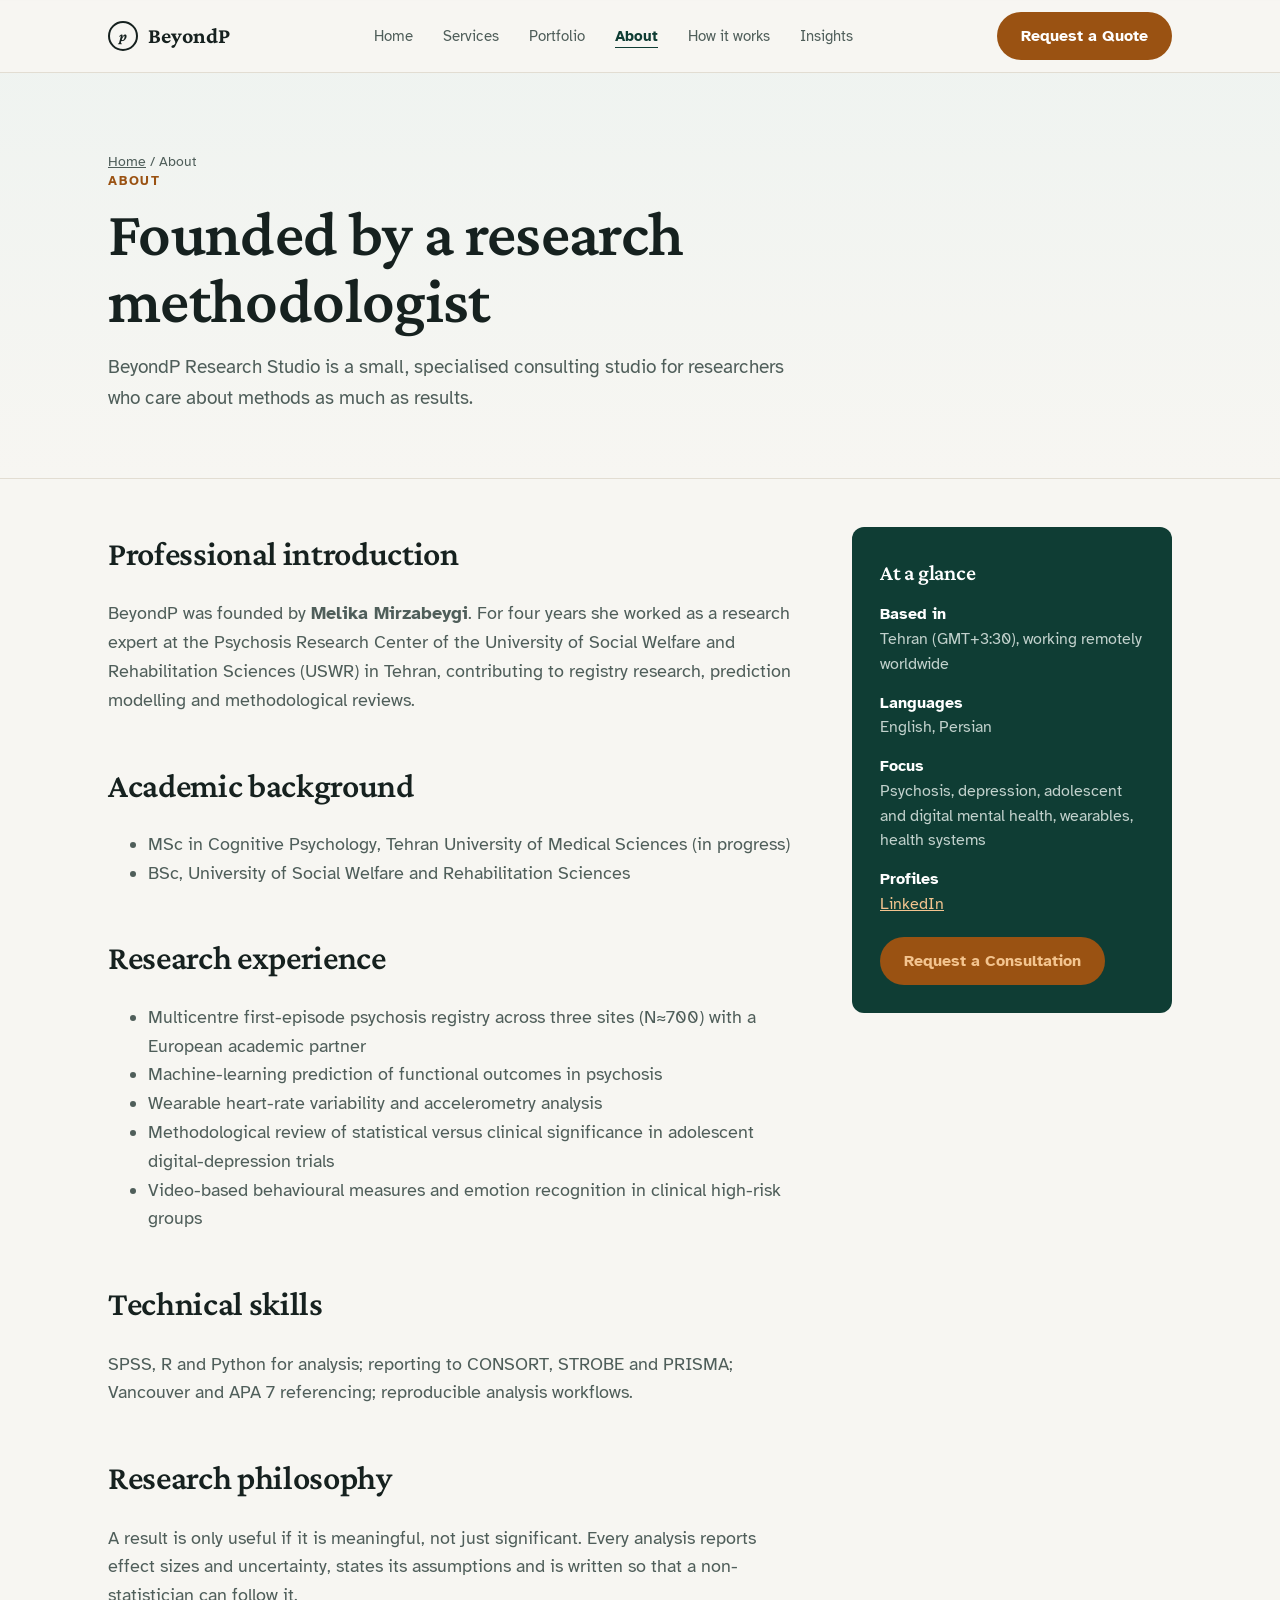
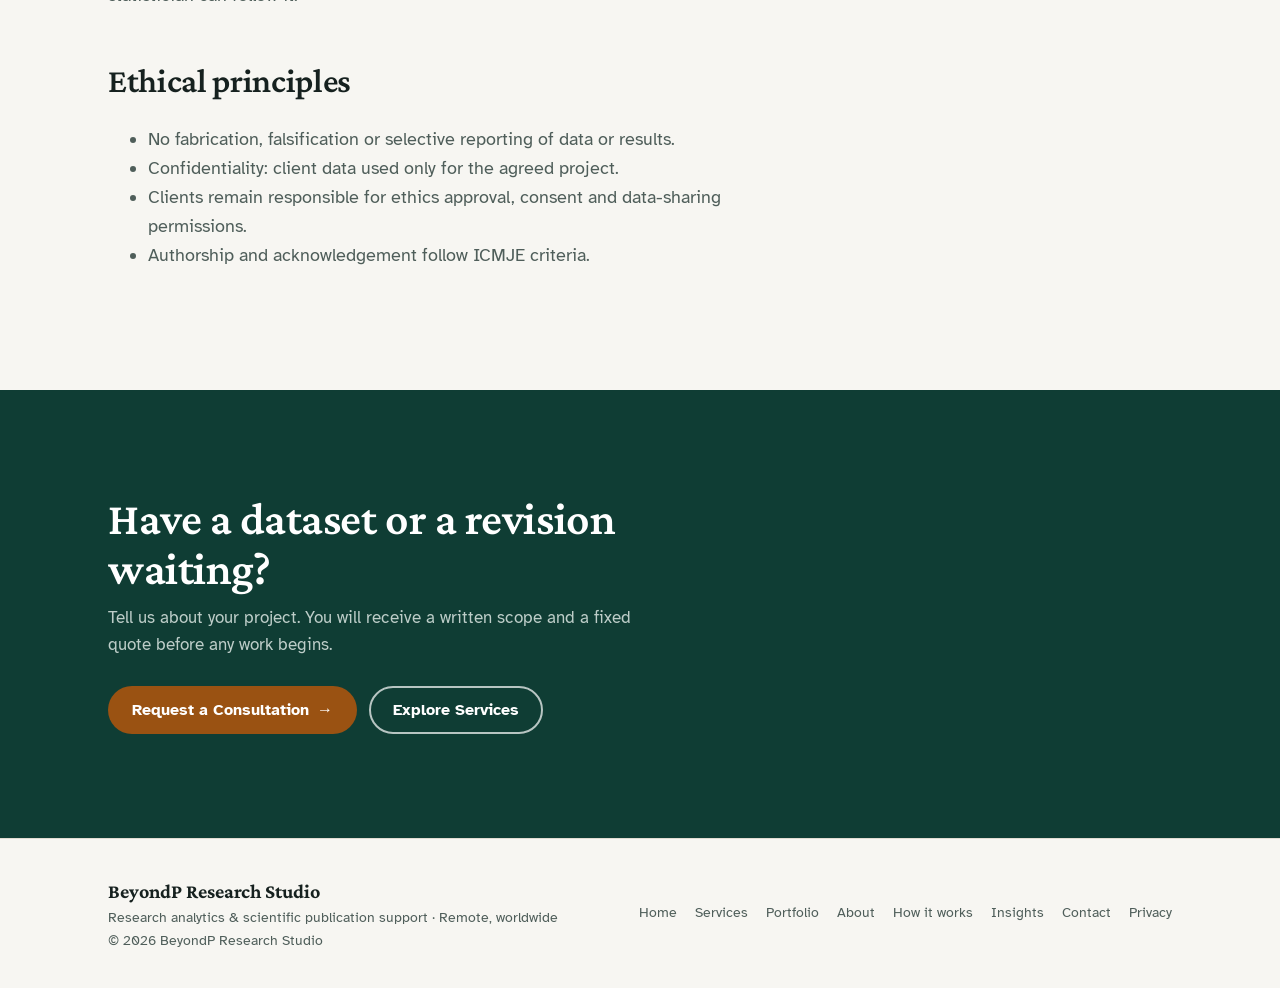
<file: about.html>
<!DOCTYPE html>
<html lang="en">
<head>
<meta charset="utf-8">
<meta name="viewport" content="width=device-width, initial-scale=1">
<title>About the Founder — Melika Mirzabeygi | BeyondP Research Studio</title>
<meta name="description" content="BeyondP was founded by Melika Mirzabeygi, a research methodologist with four years at a university psychosis research centre.">
<link rel="canonical" href="https://melikamirzabeygi.github.io/beyondp/about.html">
<meta name="theme-color" content="#0f3d34">
<meta property="og:type" content="website">
<meta property="og:site_name" content="BeyondP Research Studio">
<meta property="og:title" content="About the Founder — Melika Mirzabeygi | BeyondP Research Studio">
<meta property="og:description" content="BeyondP was founded by Melika Mirzabeygi, a research methodologist with four years at a university psychosis research centre.">
<meta property="og:url" content="https://melikamirzabeygi.github.io/beyondp/about.html">
<meta property="og:image" content="https://melikamirzabeygi.github.io/beyondp/assets/og.png">
<meta name="twitter:card" content="summary_large_image">
<link rel="icon" href="assets/favicon.svg" type="image/svg+xml">
<link rel="preconnect" href="https://fonts.googleapis.com">
<link rel="preconnect" href="https://fonts.gstatic.com" crossorigin>
<link href="https://fonts.googleapis.com/css2?family=Crimson+Pro:ital,wght@0,500;0,600;0,700;1,500&family=Atkinson+Hyperlegible:wght@400;700&display=swap" rel="stylesheet">
<link rel="stylesheet" href="assets/style.css">

</head>
<body class="inner">
<a class="skip" href="#main">Skip to content</a>
<header class="nav" id="nav"><div class="wrap">
<a href="index.html" class="logo"><span class="mark" aria-hidden="true">p</span>BeyondP</a>
<nav aria-label="Main"><ul id="menu"><li><a href="index.html">Home</a></li><li><a href="services.html">Services</a></li><li><a href="portfolio.html">Portfolio</a></li><li><a href="about.html" aria-current="page">About</a></li><li><a href="process.html">How it works</a></li><li><a href="insights.html">Insights</a></li></ul></nav>
<div class="navr"><a class="btn btn-primary" href="contact.html">Request a Quote</a><button class="menubtn" id="menubtn" type="button" aria-expanded="false" aria-controls="menu">Menu</button></div>
</div></header>

<main id="main">
<section class="phero"><div class="wrap">
<div class="crumbs"><a href="index.html">Home</a> / About</div>
<span class="kicker">About</span><h1>Founded by a research methodologist</h1><p class="lede">BeyondP Research Studio is a small, specialised consulting studio for researchers who care about methods as much as results.</p>
</div></section>
<section style="border-top:0;padding-top:48px"><div class="wrap twocol">
<div class="prose">
<h2>Professional introduction</h2>
<p>BeyondP was founded by <b>Melika Mirzabeygi</b>. For four years she worked as a research expert at the Psychosis Research Center of the University of Social Welfare and Rehabilitation Sciences (USWR) in Tehran, contributing to registry research, prediction modelling and methodological reviews.</p>
<h2>Academic background</h2>
<ul><li>MSc in Cognitive Psychology, Tehran University of Medical Sciences (in progress)</li><li>BSc, University of Social Welfare and Rehabilitation Sciences</li></ul>
<h2>Research experience</h2>
<ul><li>Multicentre first-episode psychosis registry across three sites (N≈700) with a European academic partner</li><li>Machine-learning prediction of functional outcomes in psychosis</li><li>Wearable heart-rate variability and accelerometry analysis</li><li>Methodological review of statistical versus clinical significance in adolescent digital-depression trials</li><li>Video-based behavioural measures and emotion recognition in clinical high-risk groups</li></ul>
<h2>Technical skills</h2>
<p>SPSS, R and Python for analysis; reporting to CONSORT, STROBE and PRISMA; Vancouver and APA 7 referencing; reproducible analysis workflows.</p>
<h2>Research philosophy</h2>
<p>A result is only useful if it is meaningful, not just significant. Every analysis reports effect sizes and uncertainty, states its assumptions and is written so that a non-statistician can follow it.</p>
<h2>Ethical principles</h2>
<ul><li>No fabrication, falsification or selective reporting of data or results.</li><li>Confidentiality: client data used only for the agreed project.</li><li>Clients remain responsible for ethics approval, consent and data-sharing permissions.</li><li>Authorship and acknowledgement follow ICMJE criteria.</li></ul>
</div>
<aside class="factcard"><h3>At a glance</h3>
<p><b style="color:#fff">Based in</b><br>Tehran (GMT+3:30), working remotely worldwide</p>
<p><b style="color:#fff">Languages</b><br>English, Persian</p>
<p><b style="color:#fff">Focus</b><br>Psychosis, depression, adolescent and digital mental health, wearables, health systems</p>
<p><b style="color:#fff">Profiles</b><br><a href="https://www.linkedin.com/in/melika-mirzabeygi-81504844a/" target="_blank" rel="noopener">LinkedIn</a></p>
<a class="btn btn-primary" href="contact.html" style="margin-top:6px">Request a Consultation</a>
</aside>
</div></section>
<section class="ctaband" aria-label="Request a consultation"><div class="wrap">
<div><h2>Have a dataset or a revision waiting?</h2><p>Tell us about your project. You will receive a written scope and a fixed quote before any work begins.</p></div>
<div class="cta"><a class="btn btn-primary" href="contact.html">Request a Consultation <span class="arr">→</span></a><a class="btn btn-ghost" href="services.html">Explore Services</a></div>
</div></section>
</main>
<footer><div class="wrap">
<div><b style="font-family:'Crimson Pro',serif;font-size:20px;color:var(--ink)">BeyondP Research Studio</b><br>Research analytics &amp; scientific publication support · Remote, worldwide<br>© 2026 BeyondP Research Studio</div>
<nav class="fnav" aria-label="Footer"><a href="index.html">Home</a><a href="services.html">Services</a><a href="portfolio.html">Portfolio</a><a href="about.html">About</a><a href="process.html">How it works</a><a href="insights.html">Insights</a><a href="contact.html">Contact</a><a href="privacy.html">Privacy</a></nav>
</div></footer>
<script src="assets/main.js"></script>
</body>
</html>
</file>
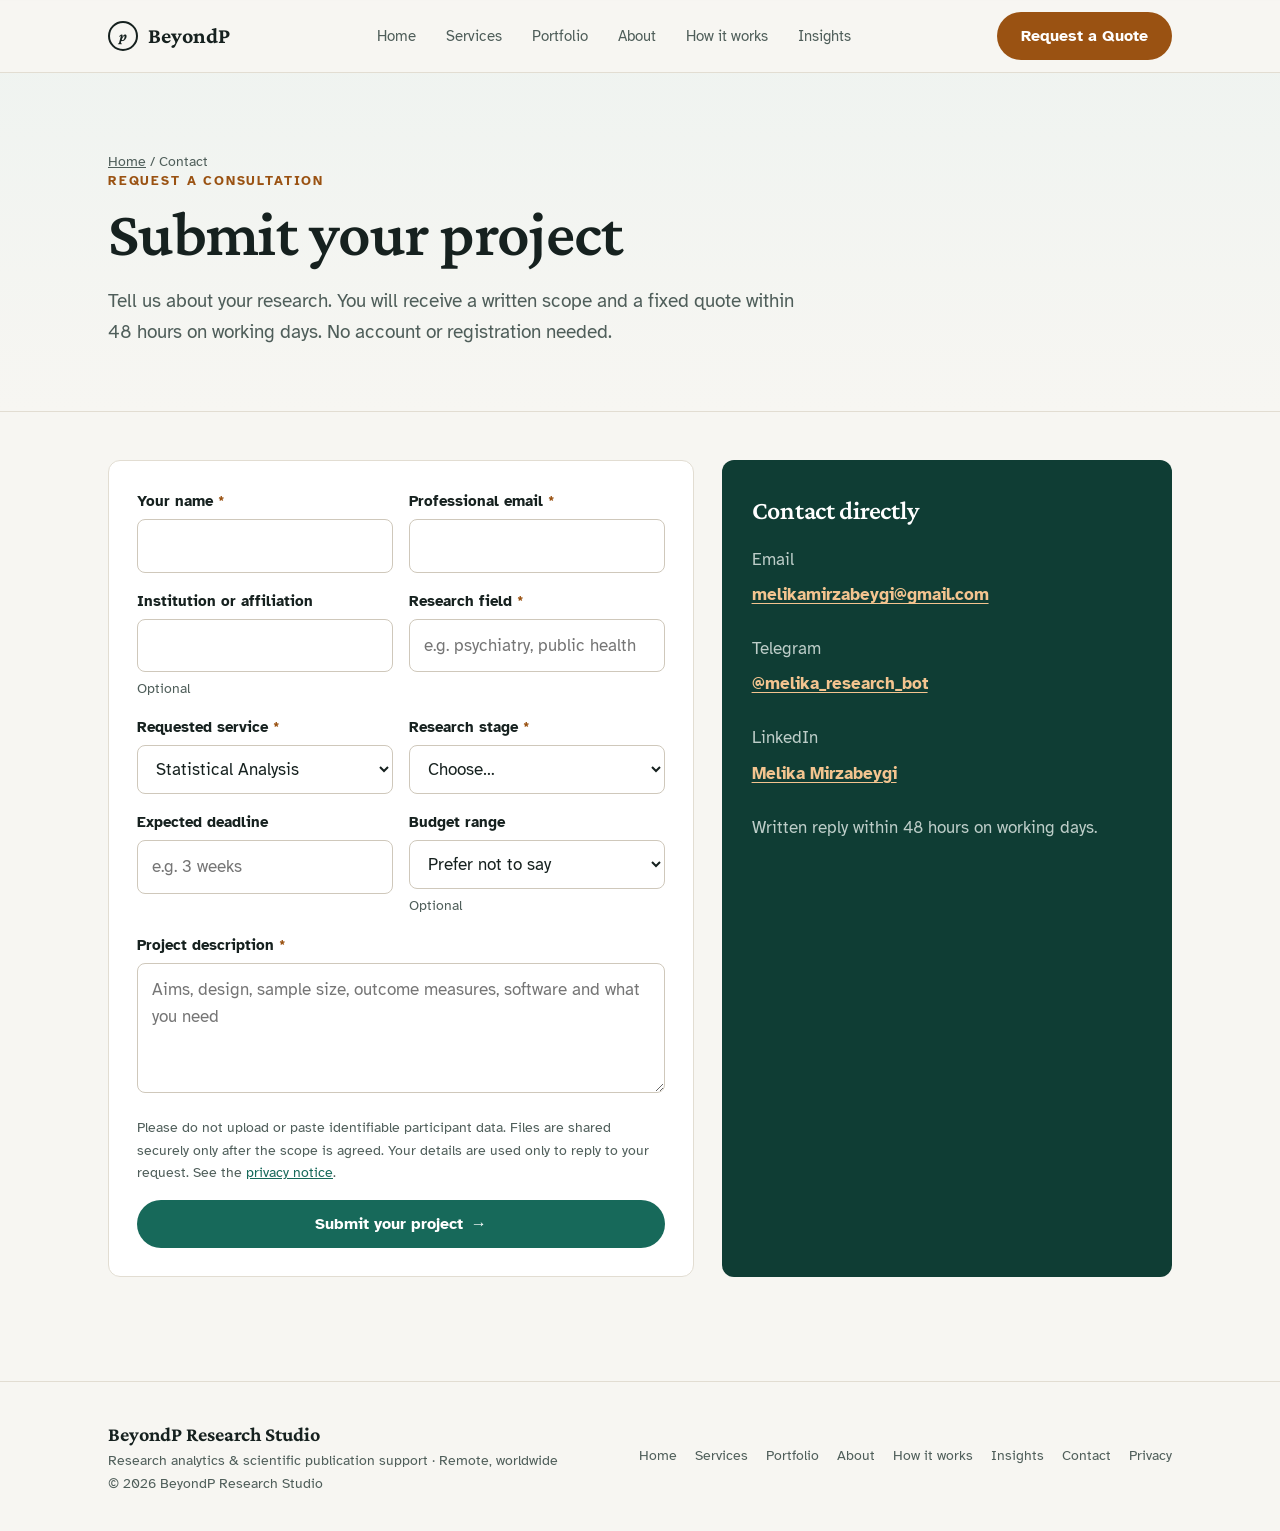
<file: contact.html>
<!DOCTYPE html>
<html lang="en">
<head>
<meta charset="utf-8">
<meta name="viewport" content="width=device-width, initial-scale=1">
<title>Request a Consultation — Submit Your Project | BeyondP Research Studio</title>
<meta name="description" content="Submit your research project for a free assessment. You will receive a written scope and a fixed quote within 48 hours on working days.">
<link rel="canonical" href="https://melikamirzabeygi.github.io/beyondp/contact.html">
<meta name="theme-color" content="#0f3d34">
<meta property="og:type" content="website">
<meta property="og:site_name" content="BeyondP Research Studio">
<meta property="og:title" content="Request a Consultation — Submit Your Project | BeyondP Research Studio">
<meta property="og:description" content="Submit your research project for a free assessment. You will receive a written scope and a fixed quote within 48 hours on working days.">
<meta property="og:url" content="https://melikamirzabeygi.github.io/beyondp/contact.html">
<meta property="og:image" content="https://melikamirzabeygi.github.io/beyondp/assets/og.png">
<meta name="twitter:card" content="summary_large_image">
<link rel="icon" href="assets/favicon.svg" type="image/svg+xml">
<link rel="preconnect" href="https://fonts.googleapis.com">
<link rel="preconnect" href="https://fonts.gstatic.com" crossorigin>
<link href="https://fonts.googleapis.com/css2?family=Crimson+Pro:ital,wght@0,500;0,600;0,700;1,500&family=Atkinson+Hyperlegible:wght@400;700&display=swap" rel="stylesheet">
<link rel="stylesheet" href="assets/style.css">

</head>
<body class="inner">
<a class="skip" href="#main">Skip to content</a>
<header class="nav" id="nav"><div class="wrap">
<a href="index.html" class="logo"><span class="mark" aria-hidden="true">p</span>BeyondP</a>
<nav aria-label="Main"><ul id="menu"><li><a href="index.html">Home</a></li><li><a href="services.html">Services</a></li><li><a href="portfolio.html">Portfolio</a></li><li><a href="about.html">About</a></li><li><a href="process.html">How it works</a></li><li><a href="insights.html">Insights</a></li></ul></nav>
<div class="navr"><a class="btn btn-primary" href="contact.html">Request a Quote</a><button class="menubtn" id="menubtn" type="button" aria-expanded="false" aria-controls="menu">Menu</button></div>
</div></header>

<main id="main">
<section class="phero"><div class="wrap">
<div class="crumbs"><a href="index.html">Home</a> / Contact</div>
<span class="kicker">Request a Consultation</span><h1>Submit your project</h1><p class="lede">Tell us about your research. You will receive a written scope and a fixed quote within 48 hours on working days. No account or registration needed.</p>
</div></section>
<section style="border-top:0;padding-top:48px"><div class="wrap">
<div class="contact">
<form id="f" novalidate>
<div class="grid2">
<div><label for="n">Your name <span class="req">*</span></label><input id="n" autocomplete="name" required data-label="Your name"></div>
<div><label for="em">Professional email <span class="req">*</span></label><input id="em" type="email" autocomplete="email" required data-label="Professional email"></div>
</div>
<div class="grid2">
<div><label for="aff">Institution or affiliation</label><input id="aff" autocomplete="organization"><div class="hint">Optional</div></div>
<div><label for="rf">Research field <span class="req">*</span></label><input id="rf" required data-label="Research field" placeholder="e.g. psychiatry, public health"></div>
</div>
<div class="grid2">
<div><label for="s">Requested service <span class="req">*</span></label><select id="s" required data-label="Requested service"><option value="statistical-analysis">Statistical Analysis</option><option value="advanced-modelling">Advanced Statistical Modelling</option><option value="study-design">Study Design & Sample Size</option><option value="manuscript-support">Scientific Manuscript Support</option><option value="reviewer-response">Reviewer Response</option><option value="methods-consultation">Research Methods Consultation</option><option value="not-sure">Not sure yet</option></select></div>
<div><label for="st">Research stage <span class="req">*</span></label><select id="st" required data-label="Research stage"><option value="">Choose…</option><option>Planning / proposal</option><option>Data collected, not analysed</option><option>Analysis in progress</option><option>Writing the manuscript</option><option>Under review / revision</option></select></div>
</div>
<div class="grid2">
<div><label for="d">Expected deadline</label><input id="d" placeholder="e.g. 3 weeks"></div>
<div><label for="bud">Budget range</label><select id="bud"><option value="">Prefer not to say</option><option>Under $250</option><option>$250–500</option><option>$500–1,000</option><option>Over $1,000</option></select><div class="hint">Optional</div></div>
</div>
<div><label for="b">Project description <span class="req">*</span></label><textarea id="b" required data-label="Project description" placeholder="Aims, design, sample size, outcome measures, software and what you need"></textarea></div>
<div style="position:absolute;left:-9999px" aria-hidden="true"><label for="hp">Leave empty</label><input id="hp" tabindex="-1" autocomplete="off"></div>
<p class="privacy-note">Please do not upload or paste identifiable participant data. Files are shared securely only after the scope is agreed. Your details are used only to reply to your request. See the <a href="privacy.html">privacy notice</a>.</p>
<button class="btn btn-dark" type="submit" id="sendbtn">Submit your project <span class="arr">→</span></button>
<div class="out" id="o" role="status" aria-live="polite"></div>
</form>
<aside class="side"><h2 style="font-size:26px;color:#fff;margin-bottom:14px">Contact directly</h2>
<p>Email<b><a class="clink" href="mailto:melikamirzabeygi@gmail.com?subject=Quote%20request%20-%20BeyondP">melikamirzabeygi@gmail.com</a></b></p>
<p>Telegram<b><a class="clink" href="https://t.me/melika_research_bot" target="_blank" rel="noopener">@melika_research_bot</a></b></p>
<p>LinkedIn<b><a class="clink" href="https://www.linkedin.com/in/melika-mirzabeygi-81504844a/" target="_blank" rel="noopener">Melika Mirzabeygi</a></b></p>
<p>Written reply within 48 hours on working days.</p></aside>
</div></div></section>
</main>
<footer><div class="wrap">
<div><b style="font-family:'Crimson Pro',serif;font-size:20px;color:var(--ink)">BeyondP Research Studio</b><br>Research analytics &amp; scientific publication support · Remote, worldwide<br>© 2026 BeyondP Research Studio</div>
<nav class="fnav" aria-label="Footer"><a href="index.html">Home</a><a href="services.html">Services</a><a href="portfolio.html">Portfolio</a><a href="about.html">About</a><a href="process.html">How it works</a><a href="insights.html">Insights</a><a href="contact.html">Contact</a><a href="privacy.html">Privacy</a></nav>
</div></footer>
<script src="assets/main.js"></script>
</body>
</html>
</file>
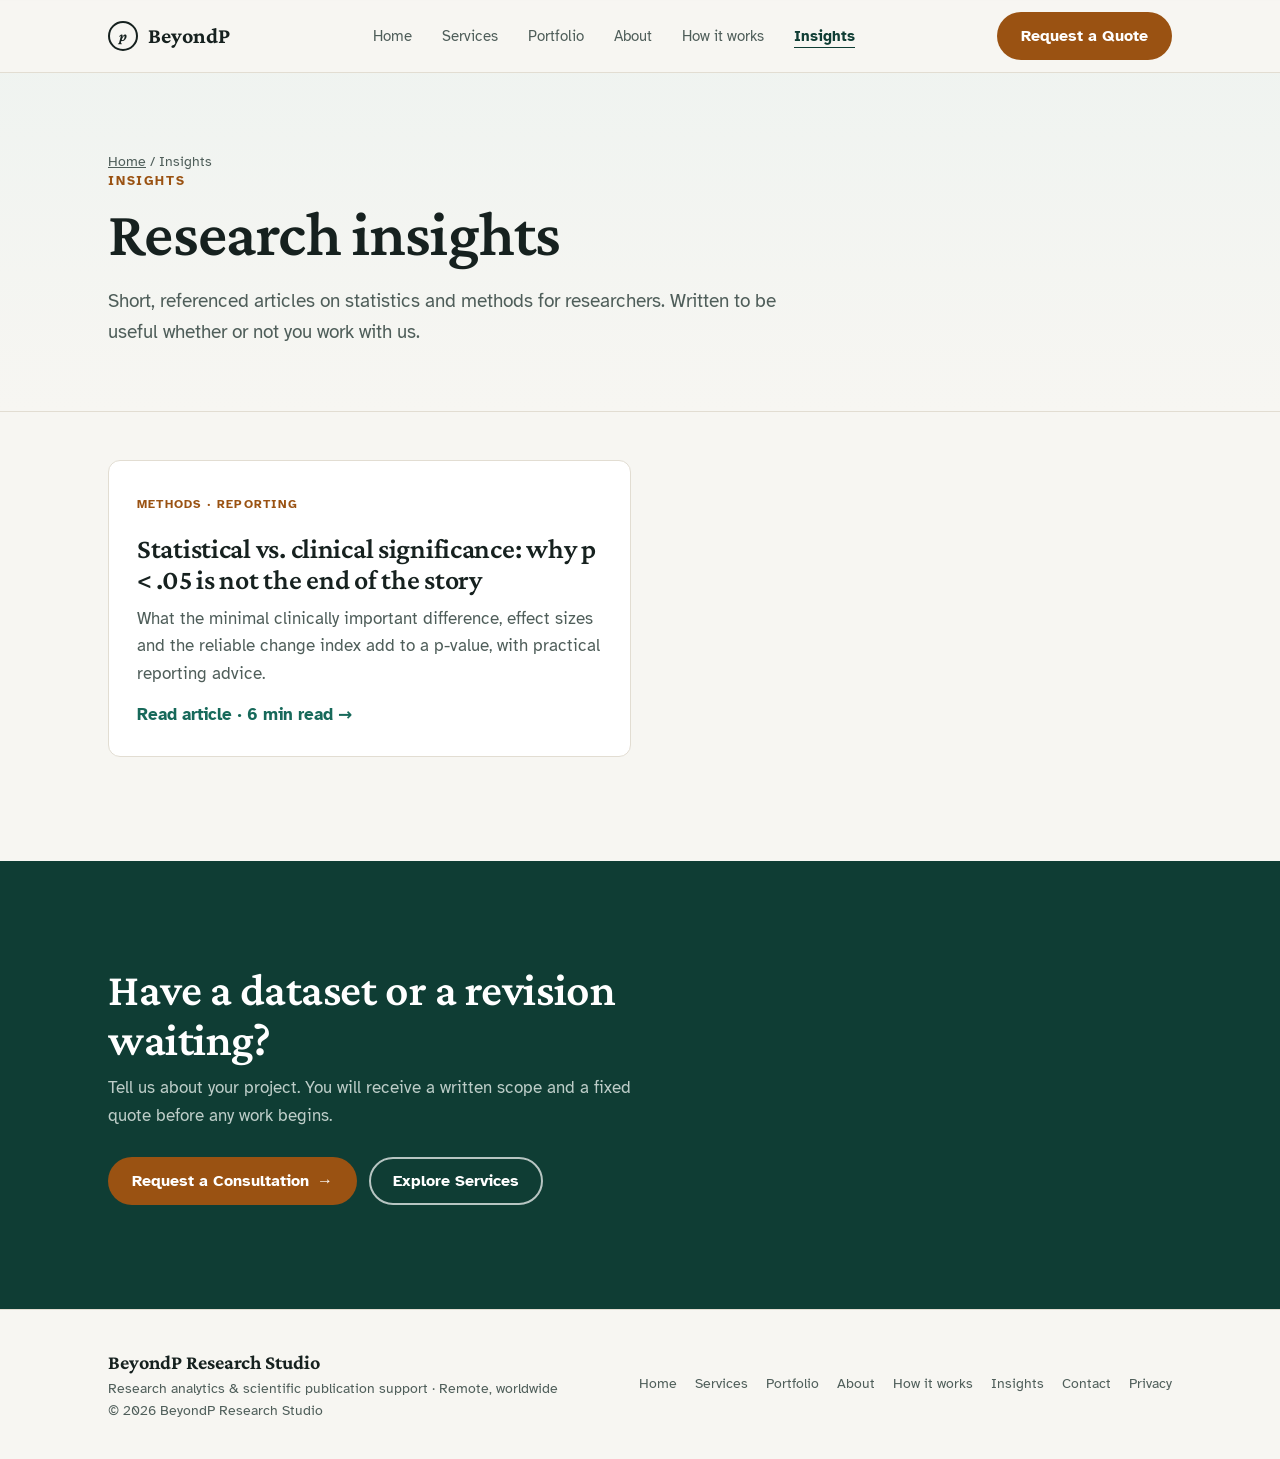
<file: insights.html>
<!DOCTYPE html>
<html lang="en">
<head>
<meta charset="utf-8">
<meta name="viewport" content="width=device-width, initial-scale=1">
<title>Research Insights — Statistics & Methods Articles | BeyondP</title>
<meta name="description" content="Practical, referenced articles on statistics and research methods for health and mental-health researchers.">
<link rel="canonical" href="https://melikamirzabeygi.github.io/beyondp/insights.html">
<meta name="theme-color" content="#0f3d34">
<meta property="og:type" content="website">
<meta property="og:site_name" content="BeyondP Research Studio">
<meta property="og:title" content="Research Insights — Statistics & Methods Articles | BeyondP">
<meta property="og:description" content="Practical, referenced articles on statistics and research methods for health and mental-health researchers.">
<meta property="og:url" content="https://melikamirzabeygi.github.io/beyondp/insights.html">
<meta property="og:image" content="https://melikamirzabeygi.github.io/beyondp/assets/og.png">
<meta name="twitter:card" content="summary_large_image">
<link rel="icon" href="assets/favicon.svg" type="image/svg+xml">
<link rel="preconnect" href="https://fonts.googleapis.com">
<link rel="preconnect" href="https://fonts.gstatic.com" crossorigin>
<link href="https://fonts.googleapis.com/css2?family=Crimson+Pro:ital,wght@0,500;0,600;0,700;1,500&family=Atkinson+Hyperlegible:wght@400;700&display=swap" rel="stylesheet">
<link rel="stylesheet" href="assets/style.css">

</head>
<body class="inner">
<a class="skip" href="#main">Skip to content</a>
<header class="nav" id="nav"><div class="wrap">
<a href="index.html" class="logo"><span class="mark" aria-hidden="true">p</span>BeyondP</a>
<nav aria-label="Main"><ul id="menu"><li><a href="index.html">Home</a></li><li><a href="services.html">Services</a></li><li><a href="portfolio.html">Portfolio</a></li><li><a href="about.html">About</a></li><li><a href="process.html">How it works</a></li><li><a href="insights.html" aria-current="page">Insights</a></li></ul></nav>
<div class="navr"><a class="btn btn-primary" href="contact.html">Request a Quote</a><button class="menubtn" id="menubtn" type="button" aria-expanded="false" aria-controls="menu">Menu</button></div>
</div></header>

<main id="main">
<section class="phero"><div class="wrap">
<div class="crumbs"><a href="index.html">Home</a> / Insights</div>
<span class="kicker">Insights</span><h1>Research insights</h1><p class="lede">Short, referenced articles on statistics and methods for researchers. Written to be useful whether or not you work with us.</p>
</div></section>
<section style="border-top:0;padding-top:48px"><div class="wrap">
<div class="posts"><a class="post" href="statistical-vs-clinical-significance.html"><span class="tag">Methods · Reporting</span><h2>Statistical vs. clinical significance: why p < .05 is not the end of the story</h2><p>What the minimal clinically important difference, effect sizes and the reliable change index add to a p-value, with practical reporting advice.</p><span class="more">Read article · 6 min read →</span></a></div>
</div></section>
<section class="ctaband" aria-label="Request a consultation"><div class="wrap">
<div><h2>Have a dataset or a revision waiting?</h2><p>Tell us about your project. You will receive a written scope and a fixed quote before any work begins.</p></div>
<div class="cta"><a class="btn btn-primary" href="contact.html">Request a Consultation <span class="arr">→</span></a><a class="btn btn-ghost" href="services.html">Explore Services</a></div>
</div></section>
</main>
<footer><div class="wrap">
<div><b style="font-family:'Crimson Pro',serif;font-size:20px;color:var(--ink)">BeyondP Research Studio</b><br>Research analytics &amp; scientific publication support · Remote, worldwide<br>© 2026 BeyondP Research Studio</div>
<nav class="fnav" aria-label="Footer"><a href="index.html">Home</a><a href="services.html">Services</a><a href="portfolio.html">Portfolio</a><a href="about.html">About</a><a href="process.html">How it works</a><a href="insights.html">Insights</a><a href="contact.html">Contact</a><a href="privacy.html">Privacy</a></nav>
</div></footer>
<script src="assets/main.js"></script>
</body>
</html>
</file>
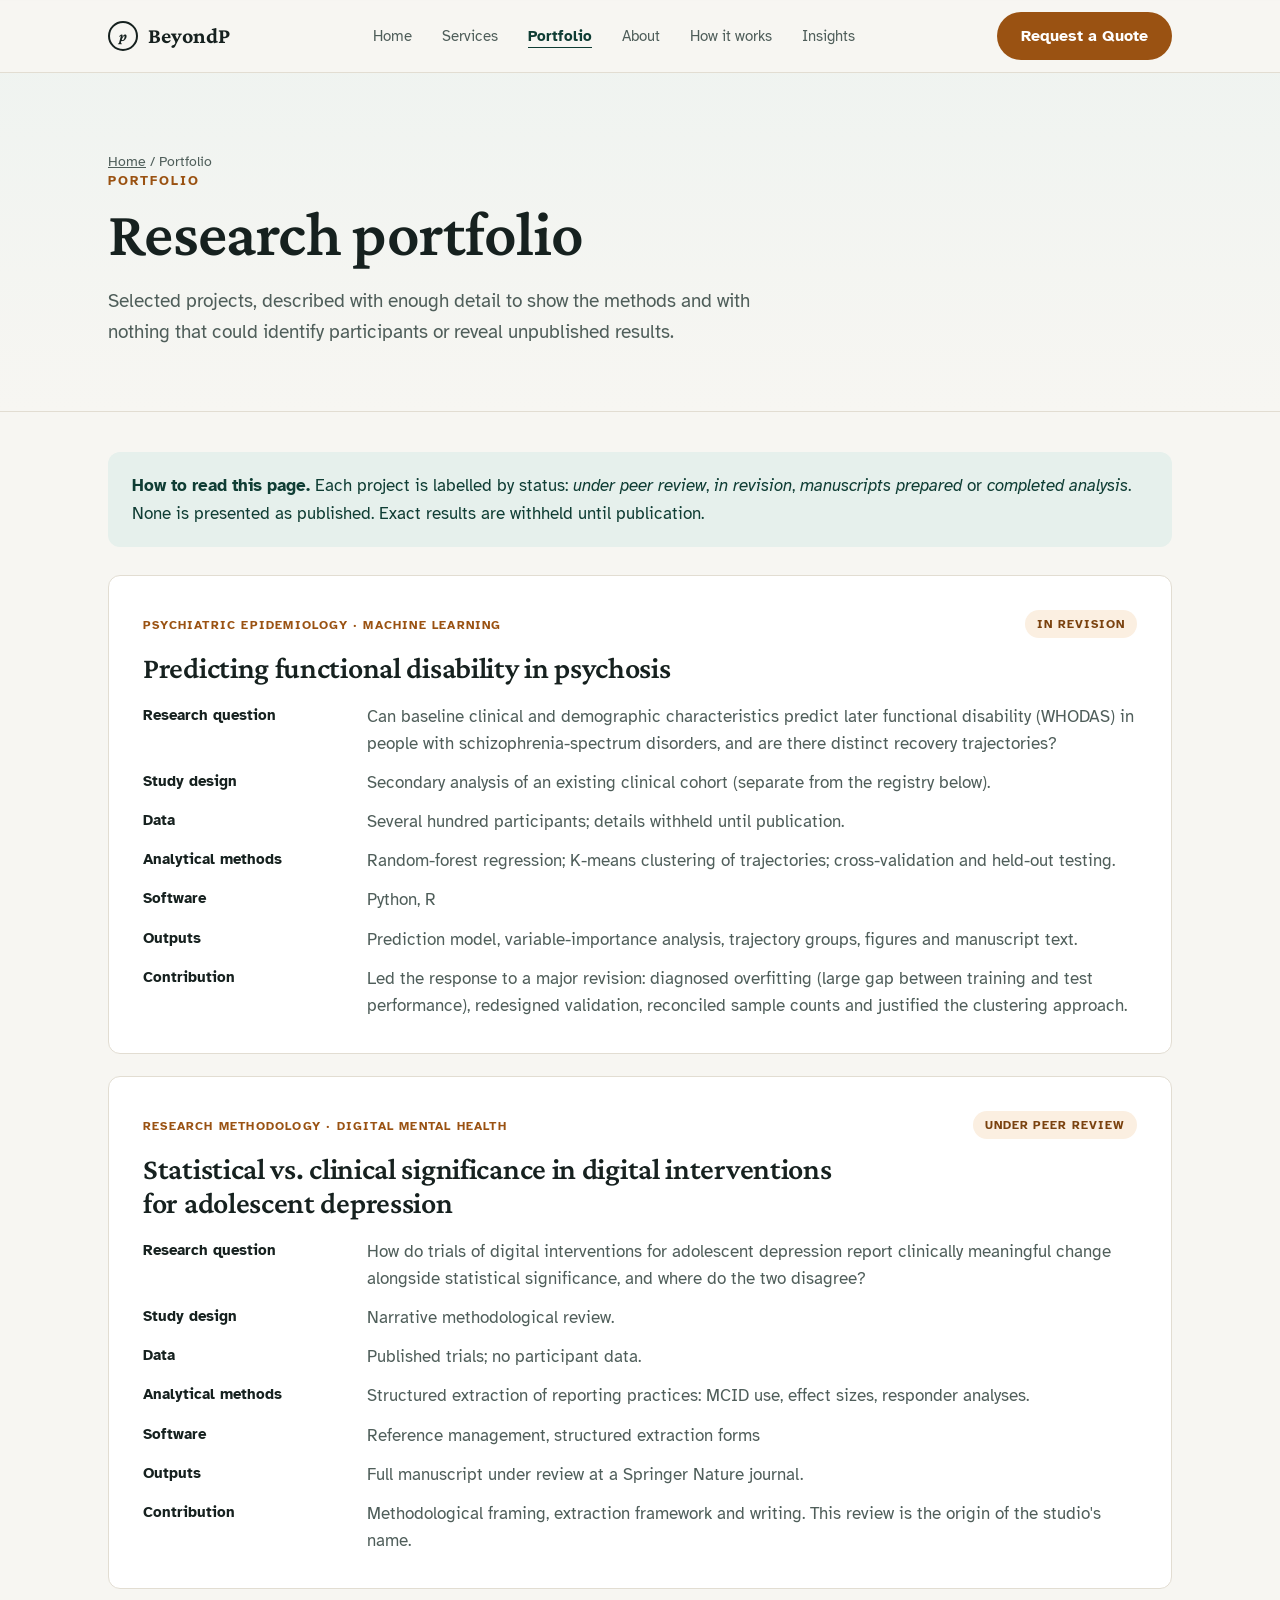
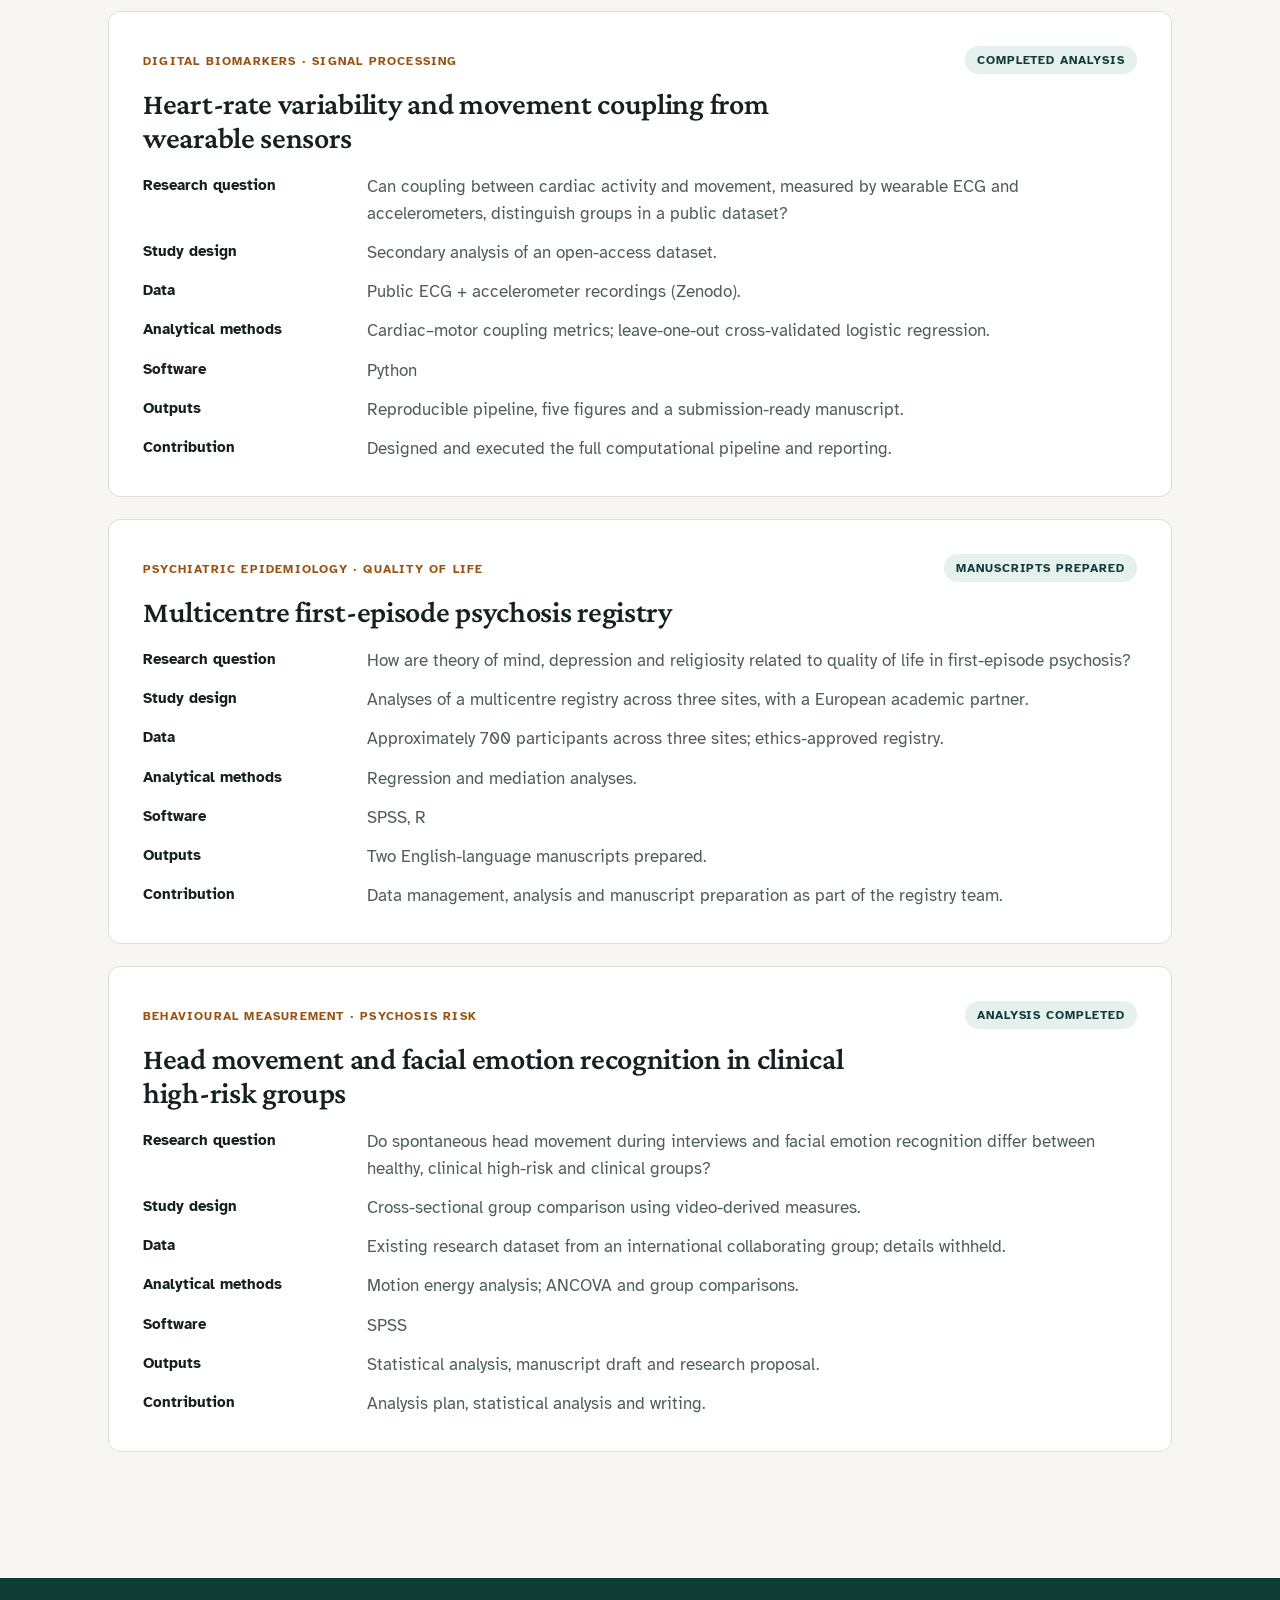
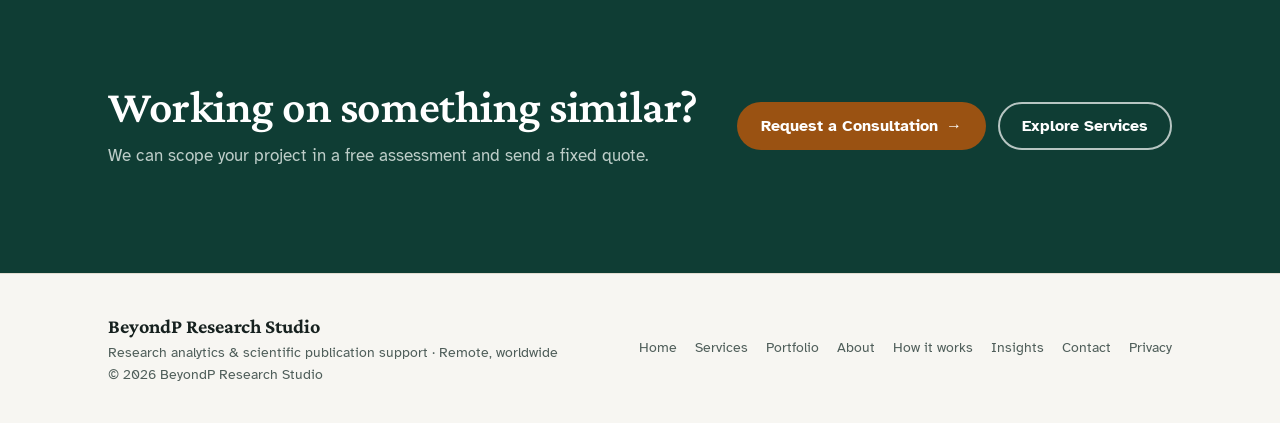
<file: portfolio.html>
<!DOCTYPE html>
<html lang="en">
<head>
<meta charset="utf-8">
<meta name="viewport" content="width=device-width, initial-scale=1">
<title>Research Portfolio — Psychiatric & Health Research Projects | BeyondP</title>
<meta name="description" content="Selected projects in psychosis, digital mental health and wearable biomarkers: research questions, designs, methods and outputs.">
<link rel="canonical" href="https://melikamirzabeygi.github.io/beyondp/portfolio.html">
<meta name="theme-color" content="#0f3d34">
<meta property="og:type" content="website">
<meta property="og:site_name" content="BeyondP Research Studio">
<meta property="og:title" content="Research Portfolio — Psychiatric & Health Research Projects | BeyondP">
<meta property="og:description" content="Selected projects in psychosis, digital mental health and wearable biomarkers: research questions, designs, methods and outputs.">
<meta property="og:url" content="https://melikamirzabeygi.github.io/beyondp/portfolio.html">
<meta property="og:image" content="https://melikamirzabeygi.github.io/beyondp/assets/og.png">
<meta name="twitter:card" content="summary_large_image">
<link rel="icon" href="assets/favicon.svg" type="image/svg+xml">
<link rel="preconnect" href="https://fonts.googleapis.com">
<link rel="preconnect" href="https://fonts.gstatic.com" crossorigin>
<link href="https://fonts.googleapis.com/css2?family=Crimson+Pro:ital,wght@0,500;0,600;0,700;1,500&family=Atkinson+Hyperlegible:wght@400;700&display=swap" rel="stylesheet">
<link rel="stylesheet" href="assets/style.css">

</head>
<body class="inner">
<a class="skip" href="#main">Skip to content</a>
<header class="nav" id="nav"><div class="wrap">
<a href="index.html" class="logo"><span class="mark" aria-hidden="true">p</span>BeyondP</a>
<nav aria-label="Main"><ul id="menu"><li><a href="index.html">Home</a></li><li><a href="services.html">Services</a></li><li><a href="portfolio.html" aria-current="page">Portfolio</a></li><li><a href="about.html">About</a></li><li><a href="process.html">How it works</a></li><li><a href="insights.html">Insights</a></li></ul></nav>
<div class="navr"><a class="btn btn-primary" href="contact.html">Request a Quote</a><button class="menubtn" id="menubtn" type="button" aria-expanded="false" aria-controls="menu">Menu</button></div>
</div></header>

<main id="main">
<section class="phero"><div class="wrap">
<div class="crumbs"><a href="index.html">Home</a> / Portfolio</div>
<span class="kicker">Portfolio</span><h1>Research portfolio</h1><p class="lede">Selected projects, described with enough detail to show the methods and with nothing that could identify participants or reveal unpublished results.</p>
</div></section>
<section style="border-top:0;padding-top:40px"><div class="wrap">
<div class="note-box"><b>How to read this page.</b> Each project is labelled by status: <i>under peer review</i>, <i>in revision</i>, <i>manuscripts prepared</i> or <i>completed analysis</i>. None is presented as published. Exact results are withheld until publication.</div>
<article class="cs"><header><div><span class="tag">Psychiatric epidemiology · Machine learning</span><h2>Predicting functional disability in psychosis</h2></div><span class="status rev">In revision</span></header>
<dl><dt>Research question</dt><dd>Can baseline clinical and demographic characteristics predict later functional disability (WHODAS) in people with schizophrenia-spectrum disorders, and are there distinct recovery trajectories?</dd><dt>Study design</dt><dd>Secondary analysis of an existing clinical cohort (separate from the registry below).</dd><dt>Data</dt><dd>Several hundred participants; details withheld until publication.</dd><dt>Analytical methods</dt><dd>Random-forest regression; K-means clustering of trajectories; cross-validation and held-out testing.</dd><dt>Software</dt><dd>Python, R</dd><dt>Outputs</dt><dd>Prediction model, variable-importance analysis, trajectory groups, figures and manuscript text.</dd><dt>Contribution</dt><dd>Led the response to a major revision: diagnosed overfitting (large gap between training and test performance), redesigned validation, reconciled sample counts and justified the clustering approach.</dd></dl></article><article class="cs"><header><div><span class="tag">Research methodology · Digital mental health</span><h2>Statistical vs. clinical significance in digital interventions for adolescent depression</h2></div><span class="status rev">Under peer review</span></header>
<dl><dt>Research question</dt><dd>How do trials of digital interventions for adolescent depression report clinically meaningful change alongside statistical significance, and where do the two disagree?</dd><dt>Study design</dt><dd>Narrative methodological review.</dd><dt>Data</dt><dd>Published trials; no participant data.</dd><dt>Analytical methods</dt><dd>Structured extraction of reporting practices: MCID use, effect sizes, responder analyses.</dd><dt>Software</dt><dd>Reference management, structured extraction forms</dd><dt>Outputs</dt><dd>Full manuscript under review at a Springer Nature journal.</dd><dt>Contribution</dt><dd>Methodological framing, extraction framework and writing. This review is the origin of the studio's name.</dd></dl></article><article class="cs"><header><div><span class="tag">Digital biomarkers · Signal processing</span><h2>Heart-rate variability and movement coupling from wearable sensors</h2></div><span class="status">Completed analysis</span></header>
<dl><dt>Research question</dt><dd>Can coupling between cardiac activity and movement, measured by wearable ECG and accelerometers, distinguish groups in a public dataset?</dd><dt>Study design</dt><dd>Secondary analysis of an open-access dataset.</dd><dt>Data</dt><dd>Public ECG + accelerometer recordings (Zenodo).</dd><dt>Analytical methods</dt><dd>Cardiac–motor coupling metrics; leave-one-out cross-validated logistic regression.</dd><dt>Software</dt><dd>Python</dd><dt>Outputs</dt><dd>Reproducible pipeline, five figures and a submission-ready manuscript.</dd><dt>Contribution</dt><dd>Designed and executed the full computational pipeline and reporting.</dd></dl></article><article class="cs"><header><div><span class="tag">Psychiatric epidemiology · Quality of life</span><h2>Multicentre first-episode psychosis registry</h2></div><span class="status">Manuscripts prepared</span></header>
<dl><dt>Research question</dt><dd>How are theory of mind, depression and religiosity related to quality of life in first-episode psychosis?</dd><dt>Study design</dt><dd>Analyses of a multicentre registry across three sites, with a European academic partner.</dd><dt>Data</dt><dd>Approximately 700 participants across three sites; ethics-approved registry.</dd><dt>Analytical methods</dt><dd>Regression and mediation analyses.</dd><dt>Software</dt><dd>SPSS, R</dd><dt>Outputs</dt><dd>Two English-language manuscripts prepared.</dd><dt>Contribution</dt><dd>Data management, analysis and manuscript preparation as part of the registry team.</dd></dl></article><article class="cs"><header><div><span class="tag">Behavioural measurement · Psychosis risk</span><h2>Head movement and facial emotion recognition in clinical high-risk groups</h2></div><span class="status">Analysis completed</span></header>
<dl><dt>Research question</dt><dd>Do spontaneous head movement during interviews and facial emotion recognition differ between healthy, clinical high-risk and clinical groups?</dd><dt>Study design</dt><dd>Cross-sectional group comparison using video-derived measures.</dd><dt>Data</dt><dd>Existing research dataset from an international collaborating group; details withheld.</dd><dt>Analytical methods</dt><dd>Motion energy analysis; ANCOVA and group comparisons.</dd><dt>Software</dt><dd>SPSS</dd><dt>Outputs</dt><dd>Statistical analysis, manuscript draft and research proposal.</dd><dt>Contribution</dt><dd>Analysis plan, statistical analysis and writing.</dd></dl></article>
</div></section>
<section class="ctaband" aria-label="Request a consultation"><div class="wrap">
<div><h2>Working on something similar?</h2><p>We can scope your project in a free assessment and send a fixed quote.</p></div>
<div class="cta"><a class="btn btn-primary" href="contact.html">Request a Consultation <span class="arr">→</span></a><a class="btn btn-ghost" href="services.html">Explore Services</a></div>
</div></section>
</main>
<footer><div class="wrap">
<div><b style="font-family:'Crimson Pro',serif;font-size:20px;color:var(--ink)">BeyondP Research Studio</b><br>Research analytics &amp; scientific publication support · Remote, worldwide<br>© 2026 BeyondP Research Studio</div>
<nav class="fnav" aria-label="Footer"><a href="index.html">Home</a><a href="services.html">Services</a><a href="portfolio.html">Portfolio</a><a href="about.html">About</a><a href="process.html">How it works</a><a href="insights.html">Insights</a><a href="contact.html">Contact</a><a href="privacy.html">Privacy</a></nav>
</div></footer>
<script src="assets/main.js"></script>
</body>
</html>
</file>
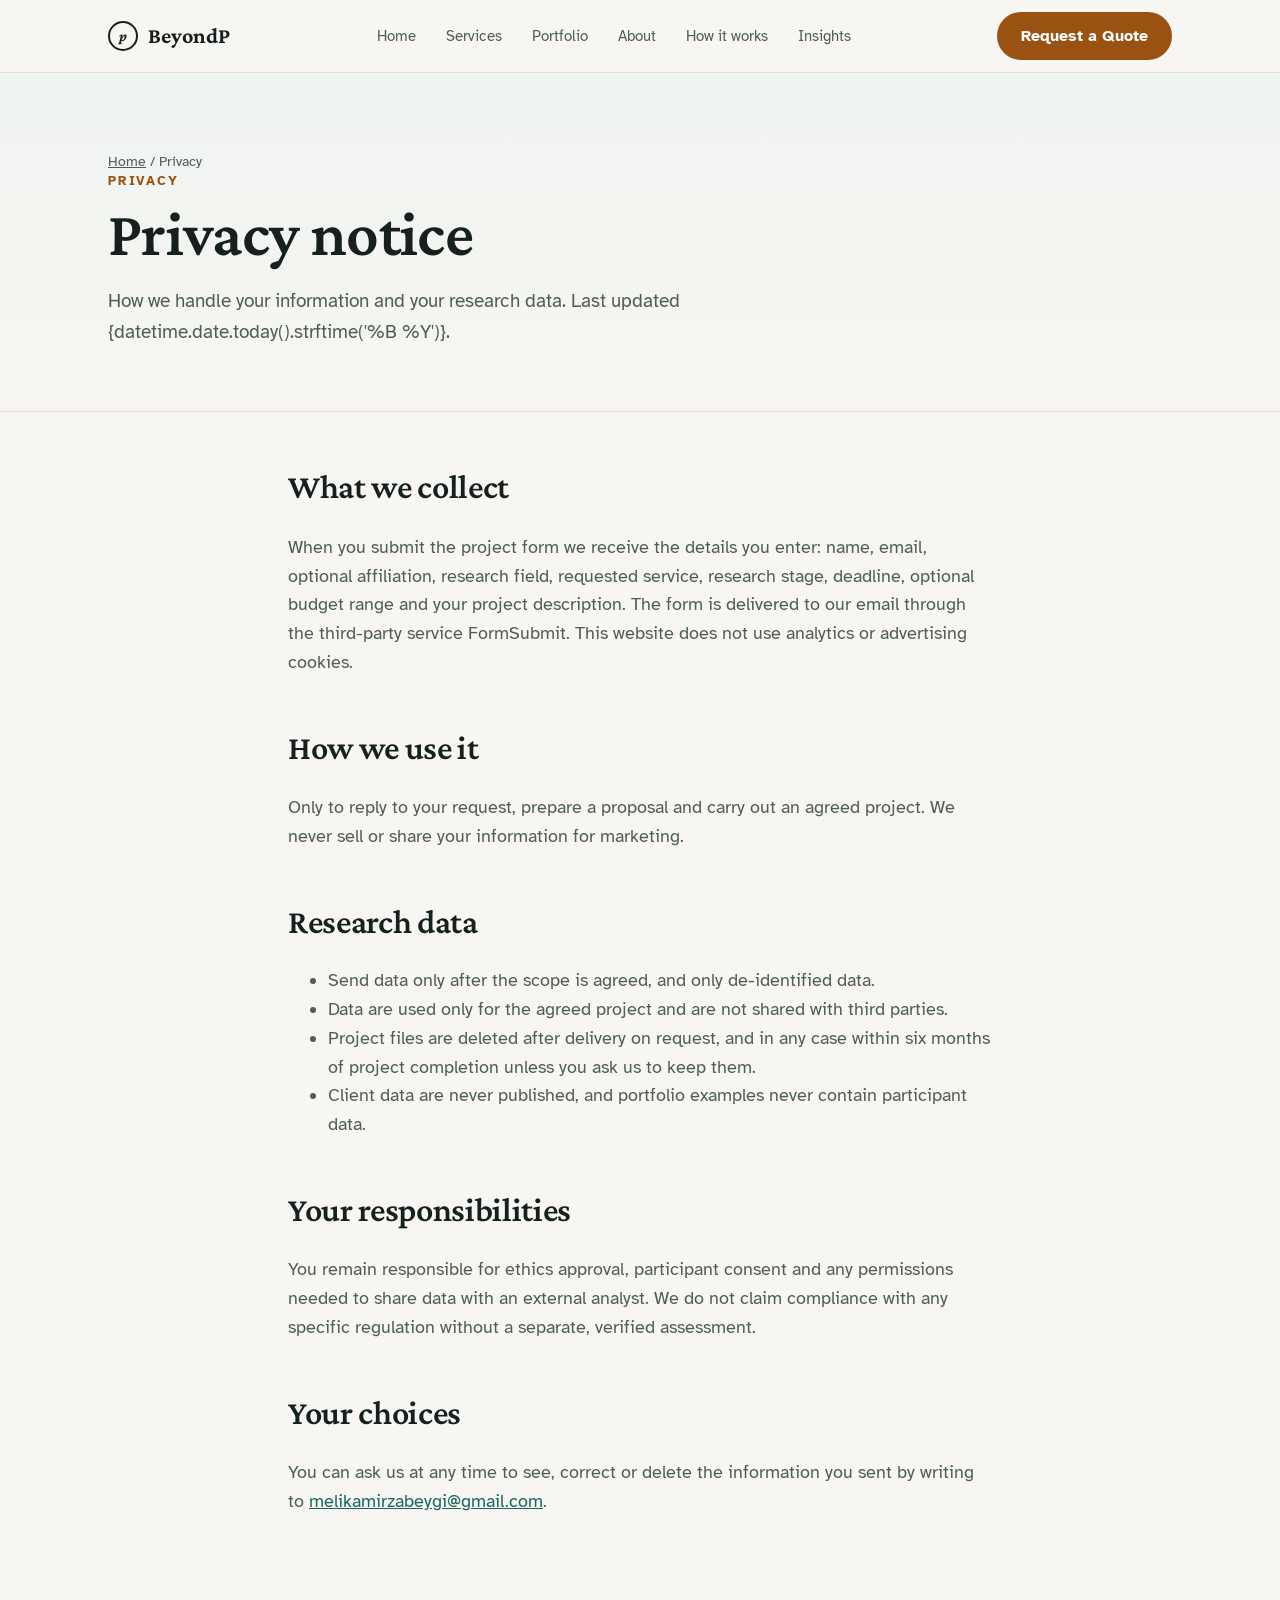
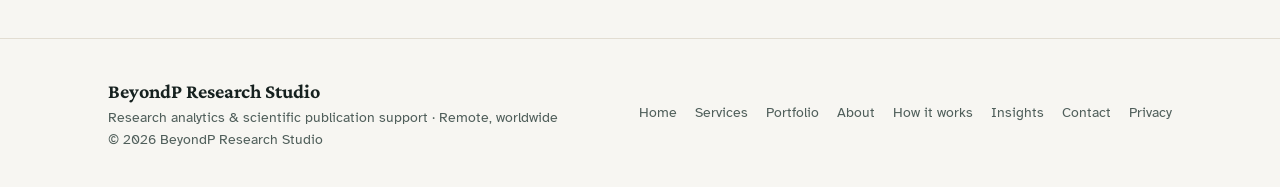
<file: privacy.html>
<!DOCTYPE html>
<html lang="en">
<head>
<meta charset="utf-8">
<meta name="viewport" content="width=device-width, initial-scale=1">
<title>Privacy Notice | BeyondP Research Studio</title>
<meta name="description" content="How BeyondP Research Studio collects, uses, stores and deletes information from inquiries and client projects.">
<link rel="canonical" href="https://melikamirzabeygi.github.io/beyondp/privacy.html">
<meta name="theme-color" content="#0f3d34">
<meta property="og:type" content="website">
<meta property="og:site_name" content="BeyondP Research Studio">
<meta property="og:title" content="Privacy Notice | BeyondP Research Studio">
<meta property="og:description" content="How BeyondP Research Studio collects, uses, stores and deletes information from inquiries and client projects.">
<meta property="og:url" content="https://melikamirzabeygi.github.io/beyondp/privacy.html">
<meta property="og:image" content="https://melikamirzabeygi.github.io/beyondp/assets/og.png">
<meta name="twitter:card" content="summary_large_image">
<link rel="icon" href="assets/favicon.svg" type="image/svg+xml">
<link rel="preconnect" href="https://fonts.googleapis.com">
<link rel="preconnect" href="https://fonts.gstatic.com" crossorigin>
<link href="https://fonts.googleapis.com/css2?family=Crimson+Pro:ital,wght@0,500;0,600;0,700;1,500&family=Atkinson+Hyperlegible:wght@400;700&display=swap" rel="stylesheet">
<link rel="stylesheet" href="assets/style.css">

</head>
<body class="inner">
<a class="skip" href="#main">Skip to content</a>
<header class="nav" id="nav"><div class="wrap">
<a href="index.html" class="logo"><span class="mark" aria-hidden="true">p</span>BeyondP</a>
<nav aria-label="Main"><ul id="menu"><li><a href="index.html">Home</a></li><li><a href="services.html">Services</a></li><li><a href="portfolio.html">Portfolio</a></li><li><a href="about.html">About</a></li><li><a href="process.html">How it works</a></li><li><a href="insights.html">Insights</a></li></ul></nav>
<div class="navr"><a class="btn btn-primary" href="contact.html">Request a Quote</a><button class="menubtn" id="menubtn" type="button" aria-expanded="false" aria-controls="menu">Menu</button></div>
</div></header>

<main id="main">
<section class="phero"><div class="wrap">
<div class="crumbs"><a href="index.html">Home</a> / Privacy</div>
<span class="kicker">Privacy</span><h1>Privacy notice</h1><p class="lede">How we handle your information and your research data. Last updated {datetime.date.today().strftime('%B %Y')}.</p>
</div></section>
<section style="border-top:0;padding-top:48px"><div class="wrap prose">
<h2>What we collect</h2>
<p>When you submit the project form we receive the details you enter: name, email, optional affiliation, research field, requested service, research stage, deadline, optional budget range and your project description. The form is delivered to our email through the third-party service FormSubmit. This website does not use analytics or advertising cookies.</p>
<h2>How we use it</h2>
<p>Only to reply to your request, prepare a proposal and carry out an agreed project. We never sell or share your information for marketing.</p>
<h2>Research data</h2>
<ul><li>Send data only after the scope is agreed, and only de-identified data.</li><li>Data are used only for the agreed project and are not shared with third parties.</li><li>Project files are deleted after delivery on request, and in any case within six months of project completion unless you ask us to keep them.</li><li>Client data are never published, and portfolio examples never contain participant data.</li></ul>
<h2>Your responsibilities</h2>
<p>You remain responsible for ethics approval, participant consent and any permissions needed to share data with an external analyst. We do not claim compliance with any specific regulation without a separate, verified assessment.</p>
<h2>Your choices</h2>
<p>You can ask us at any time to see, correct or delete the information you sent by writing to <a href="mailto:melikamirzabeygi@gmail.com">melikamirzabeygi@gmail.com</a>.</p>
</div></section>
</main>
<footer><div class="wrap">
<div><b style="font-family:'Crimson Pro',serif;font-size:20px;color:var(--ink)">BeyondP Research Studio</b><br>Research analytics &amp; scientific publication support · Remote, worldwide<br>© 2026 BeyondP Research Studio</div>
<nav class="fnav" aria-label="Footer"><a href="index.html">Home</a><a href="services.html">Services</a><a href="portfolio.html">Portfolio</a><a href="about.html">About</a><a href="process.html">How it works</a><a href="insights.html">Insights</a><a href="contact.html">Contact</a><a href="privacy.html">Privacy</a></nav>
</div></footer>
<script src="assets/main.js"></script>
</body>
</html>
</file>
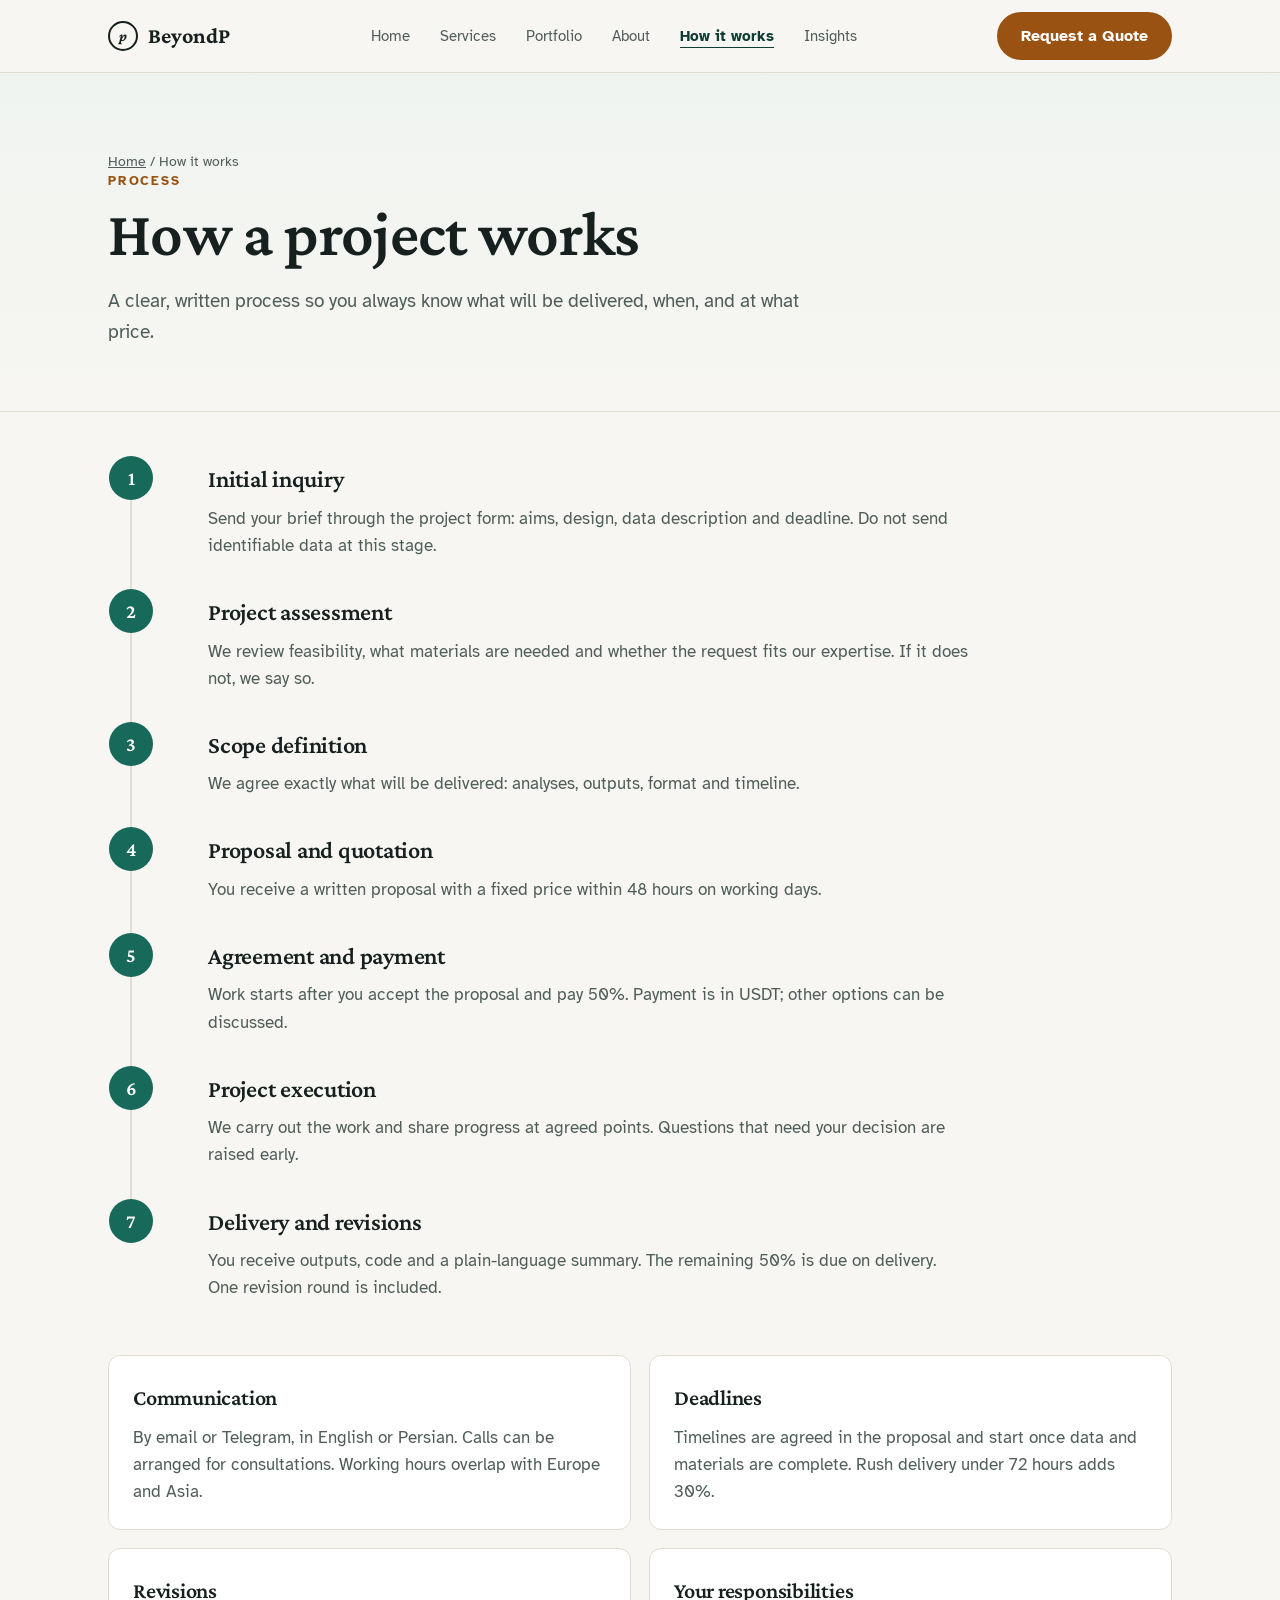
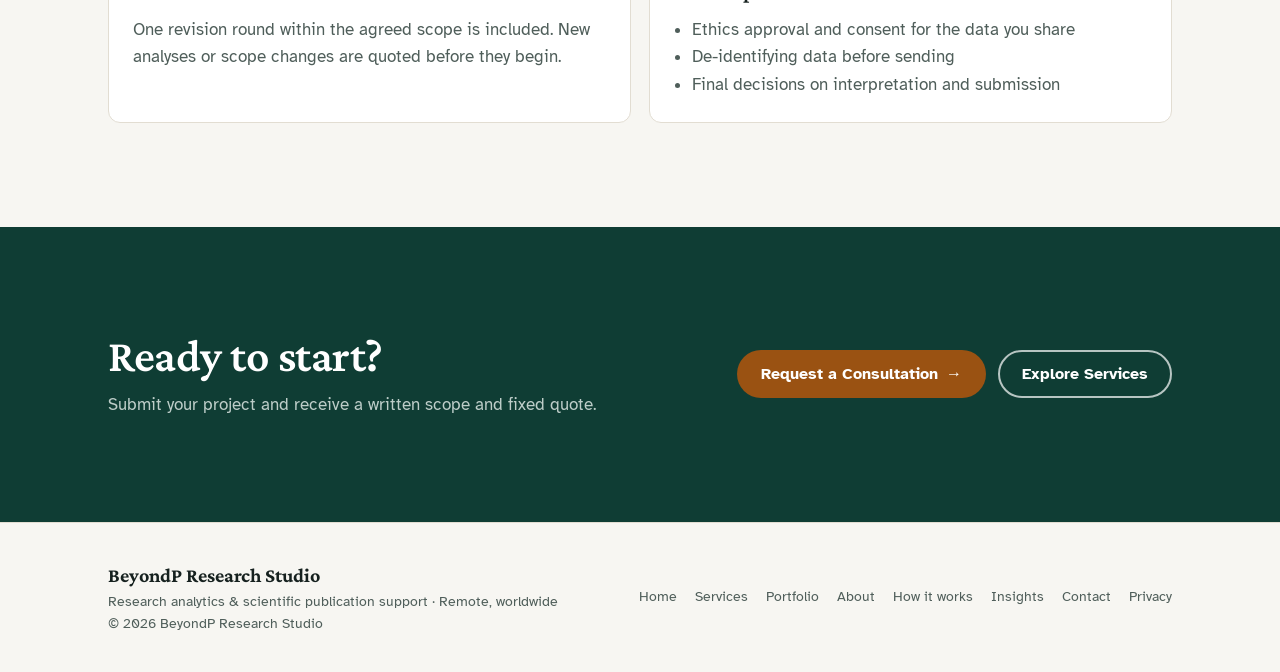
<file: process.html>
<!DOCTYPE html>
<html lang="en">
<head>
<meta charset="utf-8">
<meta name="viewport" content="width=device-width, initial-scale=1">
<title>How It Works — Process, Payment & Revisions | BeyondP Research Studio</title>
<meta name="description" content="From inquiry to delivery: assessment, written scope, fixed quote, 50% upfront, delivery with one revision round.">
<link rel="canonical" href="https://melikamirzabeygi.github.io/beyondp/process.html">
<meta name="theme-color" content="#0f3d34">
<meta property="og:type" content="website">
<meta property="og:site_name" content="BeyondP Research Studio">
<meta property="og:title" content="How It Works — Process, Payment & Revisions | BeyondP Research Studio">
<meta property="og:description" content="From inquiry to delivery: assessment, written scope, fixed quote, 50% upfront, delivery with one revision round.">
<meta property="og:url" content="https://melikamirzabeygi.github.io/beyondp/process.html">
<meta property="og:image" content="https://melikamirzabeygi.github.io/beyondp/assets/og.png">
<meta name="twitter:card" content="summary_large_image">
<link rel="icon" href="assets/favicon.svg" type="image/svg+xml">
<link rel="preconnect" href="https://fonts.googleapis.com">
<link rel="preconnect" href="https://fonts.gstatic.com" crossorigin>
<link href="https://fonts.googleapis.com/css2?family=Crimson+Pro:ital,wght@0,500;0,600;0,700;1,500&family=Atkinson+Hyperlegible:wght@400;700&display=swap" rel="stylesheet">
<link rel="stylesheet" href="assets/style.css">

</head>
<body class="inner">
<a class="skip" href="#main">Skip to content</a>
<header class="nav" id="nav"><div class="wrap">
<a href="index.html" class="logo"><span class="mark" aria-hidden="true">p</span>BeyondP</a>
<nav aria-label="Main"><ul id="menu"><li><a href="index.html">Home</a></li><li><a href="services.html">Services</a></li><li><a href="portfolio.html">Portfolio</a></li><li><a href="about.html">About</a></li><li><a href="process.html" aria-current="page">How it works</a></li><li><a href="insights.html">Insights</a></li></ul></nav>
<div class="navr"><a class="btn btn-primary" href="contact.html">Request a Quote</a><button class="menubtn" id="menubtn" type="button" aria-expanded="false" aria-controls="menu">Menu</button></div>
</div></header>

<main id="main">
<section class="phero"><div class="wrap">
<div class="crumbs"><a href="index.html">Home</a> / How it works</div>
<span class="kicker">Process</span><h1>How a project works</h1><p class="lede">A clear, written process so you always know what will be delivered, when, and at what price.</p>
</div></section>
<section style="border-top:0;padding-top:48px"><div class="wrap">
<ol class="tl"><li><h3>Initial inquiry</h3><p>Send your brief through the project form: aims, design, data description and deadline. Do not send identifiable data at this stage.</p></li><li><h3>Project assessment</h3><p>We review feasibility, what materials are needed and whether the request fits our expertise. If it does not, we say so.</p></li><li><h3>Scope definition</h3><p>We agree exactly what will be delivered: analyses, outputs, format and timeline.</p></li><li><h3>Proposal and quotation</h3><p>You receive a written proposal with a fixed price within 48 hours on working days.</p></li><li><h3>Agreement and payment</h3><p>Work starts after you accept the proposal and pay 50%. Payment is in USDT; other options can be discussed.</p></li><li><h3>Project execution</h3><p>We carry out the work and share progress at agreed points. Questions that need your decision are raised early.</p></li><li><h3>Delivery and revisions</h3><p>You receive outputs, code and a plain-language summary. The remaining 50% is due on delivery. One revision round is included.</p></li></ol>
<div class="policy">
<div class="card"><h3>Communication</h3><p>By email or Telegram, in English or Persian. Calls can be arranged for consultations. Working hours overlap with Europe and Asia.</p></div>
<div class="card"><h3>Deadlines</h3><p>Timelines are agreed in the proposal and start once data and materials are complete. Rush delivery under 72 hours adds 30%.</p></div>
<div class="card"><h3>Revisions</h3><p>One revision round within the agreed scope is included. New analyses or scope changes are quoted before they begin.</p></div>
<div class="card"><h3>Your responsibilities</h3><ul><li>Ethics approval and consent for the data you share</li><li>De-identifying data before sending</li><li>Final decisions on interpretation and submission</li></ul></div>
</div></div></section>
<section class="ctaband" aria-label="Request a consultation"><div class="wrap">
<div><h2>Ready to start?</h2><p>Submit your project and receive a written scope and fixed quote.</p></div>
<div class="cta"><a class="btn btn-primary" href="contact.html">Request a Consultation <span class="arr">→</span></a><a class="btn btn-ghost" href="services.html">Explore Services</a></div>
</div></section>
</main>
<footer><div class="wrap">
<div><b style="font-family:'Crimson Pro',serif;font-size:20px;color:var(--ink)">BeyondP Research Studio</b><br>Research analytics &amp; scientific publication support · Remote, worldwide<br>© 2026 BeyondP Research Studio</div>
<nav class="fnav" aria-label="Footer"><a href="index.html">Home</a><a href="services.html">Services</a><a href="portfolio.html">Portfolio</a><a href="about.html">About</a><a href="process.html">How it works</a><a href="insights.html">Insights</a><a href="contact.html">Contact</a><a href="privacy.html">Privacy</a></nav>
</div></footer>
<script src="assets/main.js"></script>
</body>
</html>
</file>
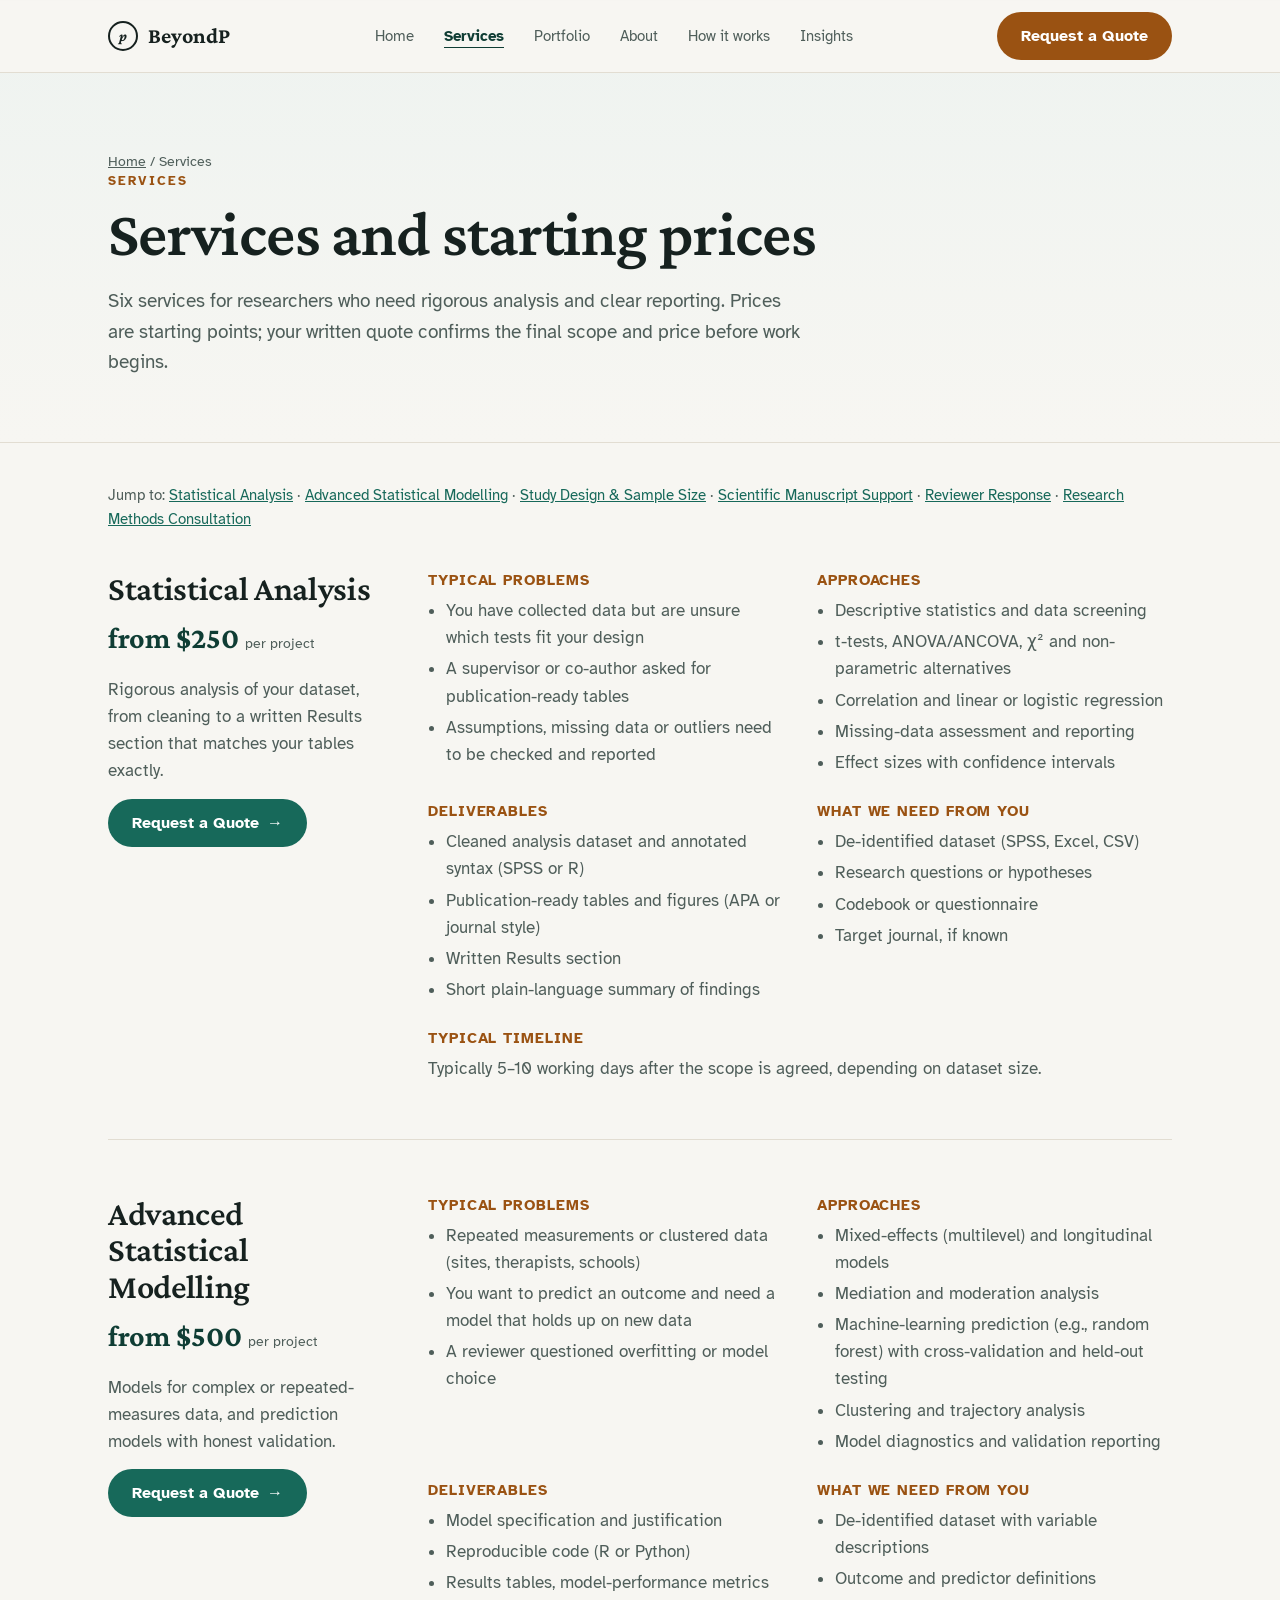
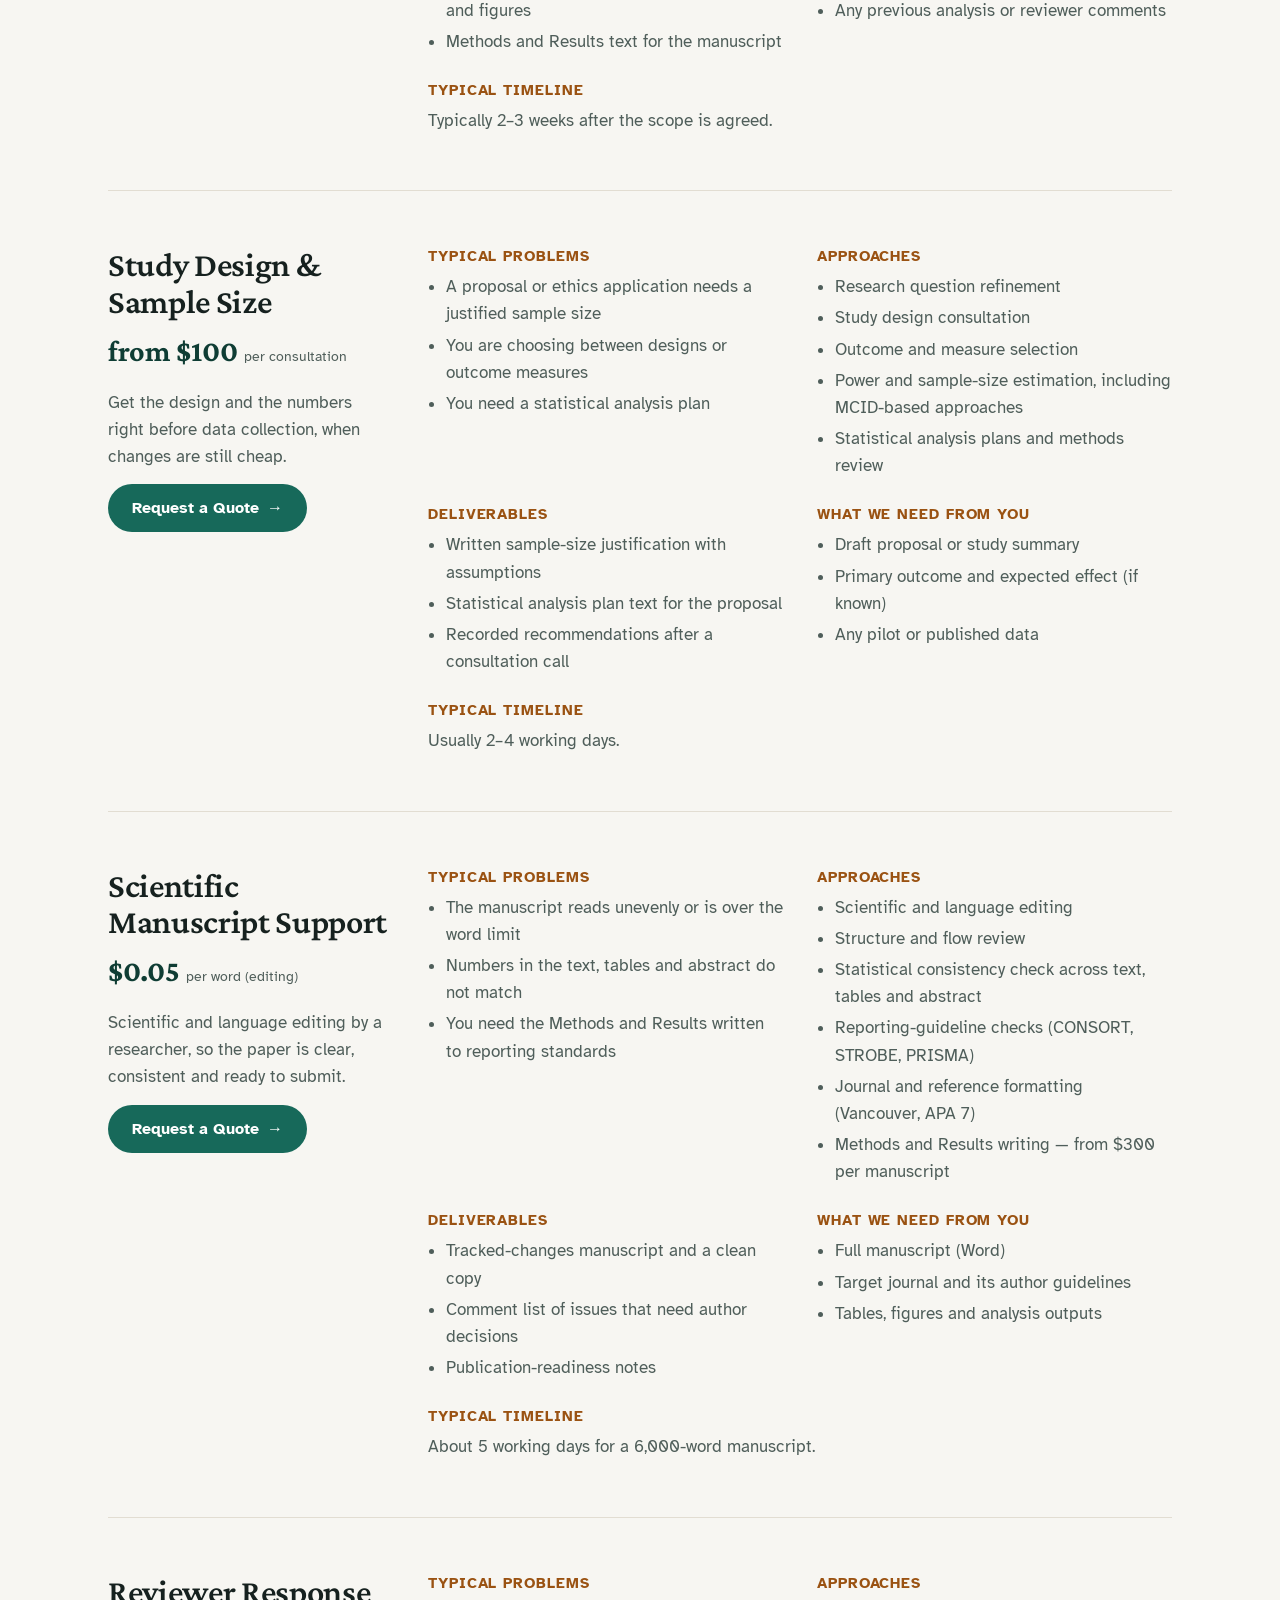
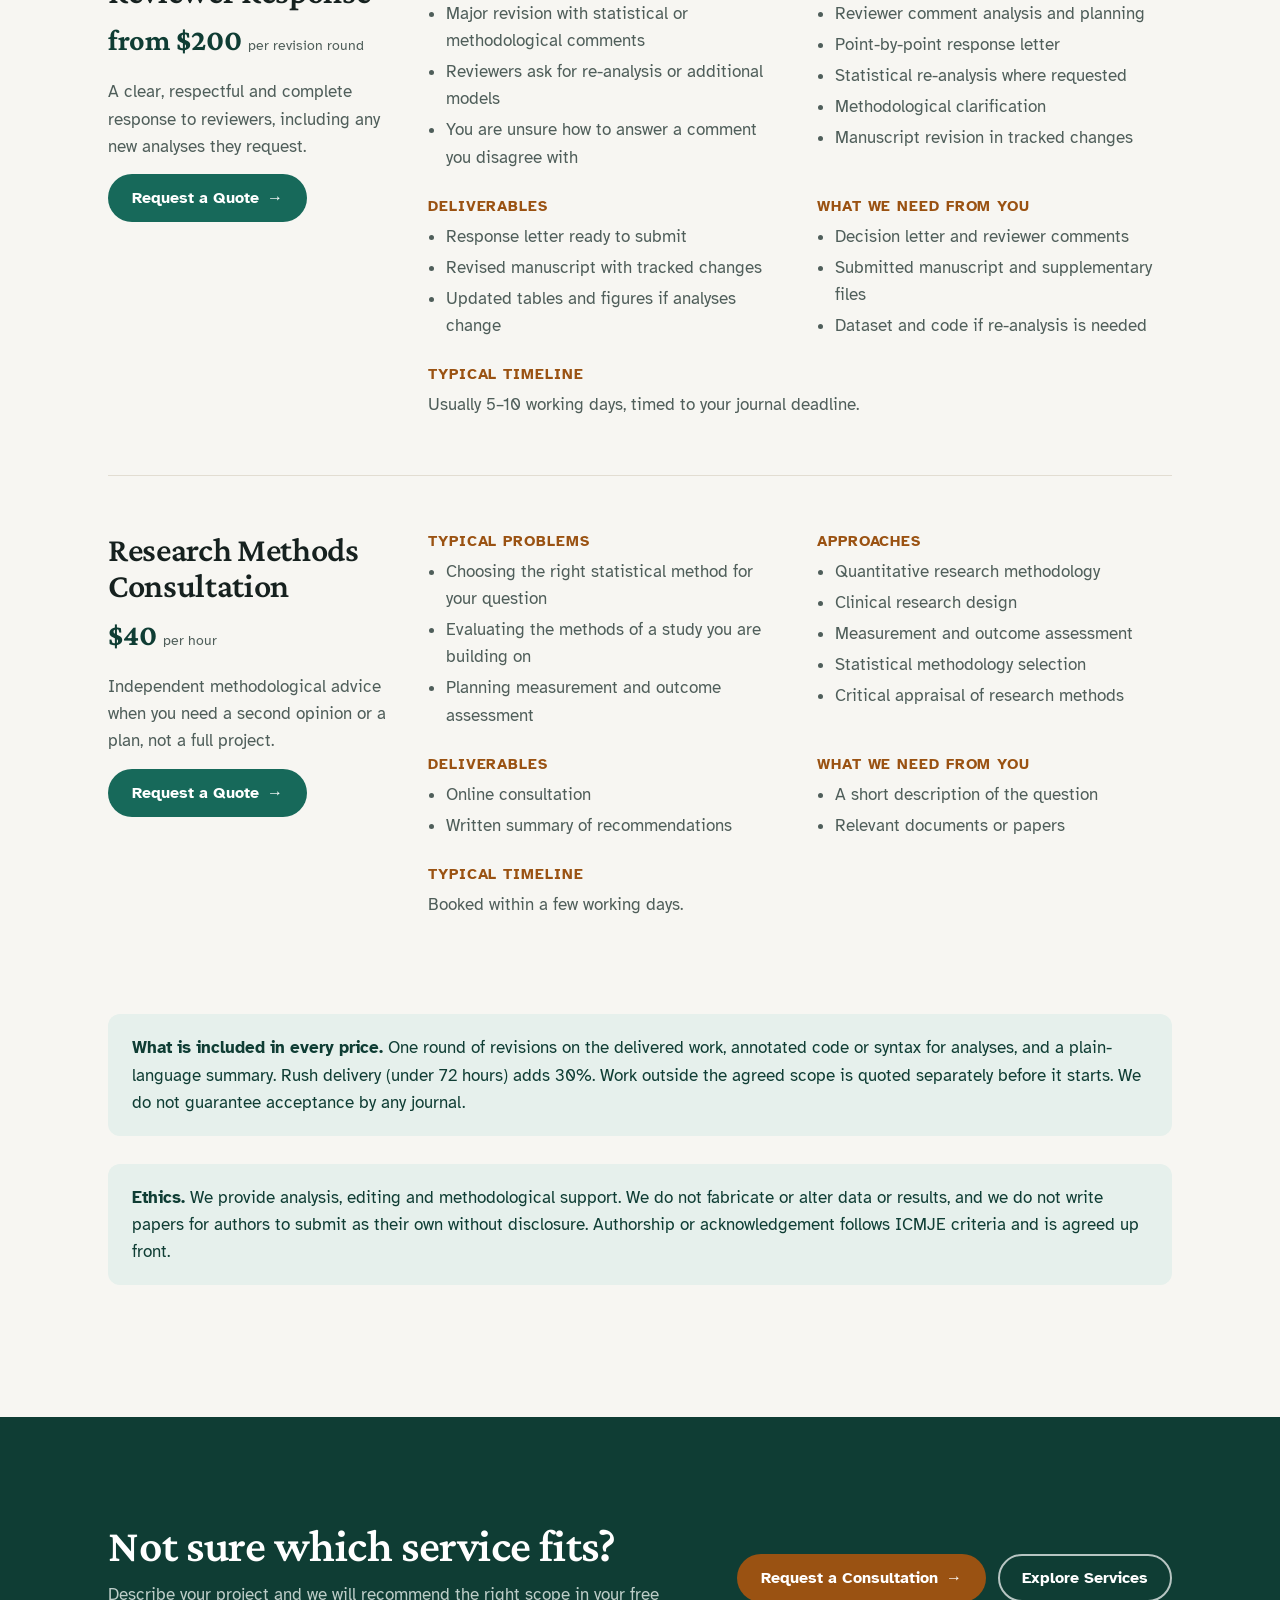
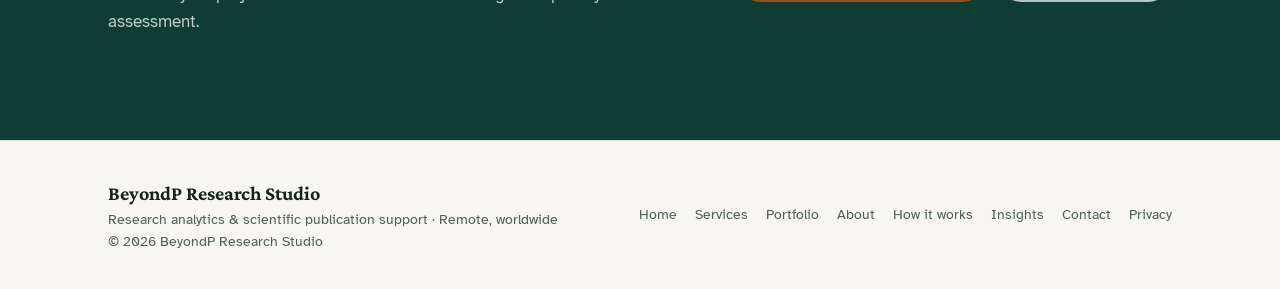
<file: services.html>
<!DOCTYPE html>
<html lang="en">
<head>
<meta charset="utf-8">
<meta name="viewport" content="width=device-width, initial-scale=1">
<title>Services & Prices — Biostatistics, Study Design, Manuscript Editing | BeyondP</title>
<meta name="description" content="Statistical analysis from $250, advanced modelling, sample-size planning, manuscript editing and reviewer responses for health and mental-health researchers.">
<link rel="canonical" href="https://melikamirzabeygi.github.io/beyondp/services.html">
<meta name="theme-color" content="#0f3d34">
<meta property="og:type" content="website">
<meta property="og:site_name" content="BeyondP Research Studio">
<meta property="og:title" content="Services & Prices — Biostatistics, Study Design, Manuscript Editing | BeyondP">
<meta property="og:description" content="Statistical analysis from $250, advanced modelling, sample-size planning, manuscript editing and reviewer responses for health and mental-health researchers.">
<meta property="og:url" content="https://melikamirzabeygi.github.io/beyondp/services.html">
<meta property="og:image" content="https://melikamirzabeygi.github.io/beyondp/assets/og.png">
<meta name="twitter:card" content="summary_large_image">
<link rel="icon" href="assets/favicon.svg" type="image/svg+xml">
<link rel="preconnect" href="https://fonts.googleapis.com">
<link rel="preconnect" href="https://fonts.gstatic.com" crossorigin>
<link href="https://fonts.googleapis.com/css2?family=Crimson+Pro:ital,wght@0,500;0,600;0,700;1,500&family=Atkinson+Hyperlegible:wght@400;700&display=swap" rel="stylesheet">
<link rel="stylesheet" href="assets/style.css">

</head>
<body class="inner">
<a class="skip" href="#main">Skip to content</a>
<header class="nav" id="nav"><div class="wrap">
<a href="index.html" class="logo"><span class="mark" aria-hidden="true">p</span>BeyondP</a>
<nav aria-label="Main"><ul id="menu"><li><a href="index.html">Home</a></li><li><a href="services.html" aria-current="page">Services</a></li><li><a href="portfolio.html">Portfolio</a></li><li><a href="about.html">About</a></li><li><a href="process.html">How it works</a></li><li><a href="insights.html">Insights</a></li></ul></nav>
<div class="navr"><a class="btn btn-primary" href="contact.html">Request a Quote</a><button class="menubtn" id="menubtn" type="button" aria-expanded="false" aria-controls="menu">Menu</button></div>
</div></header>

<main id="main">
<section class="phero"><div class="wrap">
<div class="crumbs"><a href="index.html">Home</a> / Services</div>
<span class="kicker">Services</span><h1>Services and starting prices</h1><p class="lede">Six services for researchers who need rigorous analysis and clear reporting. Prices are starting points; your written quote confirms the final scope and price before work begins.</p>
</div></section>
<section style="border-top:0;padding-top:40px"><div class="wrap">
<p class="note" style="margin:0 0 40px">Jump to: <a href="#statistical-analysis">Statistical Analysis</a> · <a href="#advanced-modelling">Advanced Statistical Modelling</a> · <a href="#study-design">Study Design & Sample Size</a> · <a href="#manuscript-support">Scientific Manuscript Support</a> · <a href="#reviewer-response">Reviewer Response</a> · <a href="#methods-consultation">Research Methods Consultation</a></p>
<section class="sdetail" id="statistical-analysis" aria-labelledby="h-statistical-analysis">
<aside><h2 id="h-statistical-analysis">Statistical Analysis</h2><div class="price">from $250 <small>per project</small></div>
<p style="color:var(--muted);margin:0">Rigorous analysis of your dataset, from cleaning to a written Results section that matches your tables exactly.</p>
<a class="btn btn-dark" href="contact.html?service=statistical-analysis">Request a Quote <span class="arr">→</span></a></aside>
<div class="sgrid">
<div><h3>Typical problems</h3><ul><li>You have collected data but are unsure which tests fit your design</li><li>A supervisor or co-author asked for publication-ready tables</li><li>Assumptions, missing data or outliers need to be checked and reported</li></ul></div>
<div><h3>Approaches</h3><ul><li>Descriptive statistics and data screening</li><li>t-tests, ANOVA/ANCOVA, χ² and non-parametric alternatives</li><li>Correlation and linear or logistic regression</li><li>Missing-data assessment and reporting</li><li>Effect sizes with confidence intervals</li></ul></div>
<div><h3>Deliverables</h3><ul><li>Cleaned analysis dataset and annotated syntax (SPSS or R)</li><li>Publication-ready tables and figures (APA or journal style)</li><li>Written Results section</li><li>Short plain-language summary of findings</li></ul></div>
<div><h3>What we need from you</h3><ul><li>De-identified dataset (SPSS, Excel, CSV)</li><li>Research questions or hypotheses</li><li>Codebook or questionnaire</li><li>Target journal, if known</li></ul></div>
<div style="grid-column:1/-1"><h3>Typical timeline</h3><p>Typically 5–10 working days after the scope is agreed, depending on dataset size.</p></div>
</div></section><section class="sdetail" id="advanced-modelling" aria-labelledby="h-advanced-modelling">
<aside><h2 id="h-advanced-modelling">Advanced Statistical Modelling</h2><div class="price">from $500 <small>per project</small></div>
<p style="color:var(--muted);margin:0">Models for complex or repeated-measures data, and prediction models with honest validation.</p>
<a class="btn btn-dark" href="contact.html?service=advanced-modelling">Request a Quote <span class="arr">→</span></a></aside>
<div class="sgrid">
<div><h3>Typical problems</h3><ul><li>Repeated measurements or clustered data (sites, therapists, schools)</li><li>You want to predict an outcome and need a model that holds up on new data</li><li>A reviewer questioned overfitting or model choice</li></ul></div>
<div><h3>Approaches</h3><ul><li>Mixed-effects (multilevel) and longitudinal models</li><li>Mediation and moderation analysis</li><li>Machine-learning prediction (e.g., random forest) with cross-validation and held-out testing</li><li>Clustering and trajectory analysis</li><li>Model diagnostics and validation reporting</li></ul></div>
<div><h3>Deliverables</h3><ul><li>Model specification and justification</li><li>Reproducible code (R or Python)</li><li>Results tables, model-performance metrics and figures</li><li>Methods and Results text for the manuscript</li></ul></div>
<div><h3>What we need from you</h3><ul><li>De-identified dataset with variable descriptions</li><li>Outcome and predictor definitions</li><li>Any previous analysis or reviewer comments</li></ul></div>
<div style="grid-column:1/-1"><h3>Typical timeline</h3><p>Typically 2–3 weeks after the scope is agreed.</p></div>
</div></section><section class="sdetail" id="study-design" aria-labelledby="h-study-design">
<aside><h2 id="h-study-design">Study Design & Sample Size</h2><div class="price">from $100 <small>per consultation</small></div>
<p style="color:var(--muted);margin:0">Get the design and the numbers right before data collection, when changes are still cheap.</p>
<a class="btn btn-dark" href="contact.html?service=study-design">Request a Quote <span class="arr">→</span></a></aside>
<div class="sgrid">
<div><h3>Typical problems</h3><ul><li>A proposal or ethics application needs a justified sample size</li><li>You are choosing between designs or outcome measures</li><li>You need a statistical analysis plan</li></ul></div>
<div><h3>Approaches</h3><ul><li>Research question refinement</li><li>Study design consultation</li><li>Outcome and measure selection</li><li>Power and sample-size estimation, including MCID-based approaches</li><li>Statistical analysis plans and methods review</li></ul></div>
<div><h3>Deliverables</h3><ul><li>Written sample-size justification with assumptions</li><li>Statistical analysis plan text for the proposal</li><li>Recorded recommendations after a consultation call</li></ul></div>
<div><h3>What we need from you</h3><ul><li>Draft proposal or study summary</li><li>Primary outcome and expected effect (if known)</li><li>Any pilot or published data</li></ul></div>
<div style="grid-column:1/-1"><h3>Typical timeline</h3><p>Usually 2–4 working days.</p></div>
</div></section><section class="sdetail" id="manuscript-support" aria-labelledby="h-manuscript-support">
<aside><h2 id="h-manuscript-support">Scientific Manuscript Support</h2><div class="price">$0.05 <small>per word (editing)</small></div>
<p style="color:var(--muted);margin:0">Scientific and language editing by a researcher, so the paper is clear, consistent and ready to submit.</p>
<a class="btn btn-dark" href="contact.html?service=manuscript-support">Request a Quote <span class="arr">→</span></a></aside>
<div class="sgrid">
<div><h3>Typical problems</h3><ul><li>The manuscript reads unevenly or is over the word limit</li><li>Numbers in the text, tables and abstract do not match</li><li>You need the Methods and Results written to reporting standards</li></ul></div>
<div><h3>Approaches</h3><ul><li>Scientific and language editing</li><li>Structure and flow review</li><li>Statistical consistency check across text, tables and abstract</li><li>Reporting-guideline checks (CONSORT, STROBE, PRISMA)</li><li>Journal and reference formatting (Vancouver, APA 7)</li><li>Methods and Results writing — from $300 per manuscript</li></ul></div>
<div><h3>Deliverables</h3><ul><li>Tracked-changes manuscript and a clean copy</li><li>Comment list of issues that need author decisions</li><li>Publication-readiness notes</li></ul></div>
<div><h3>What we need from you</h3><ul><li>Full manuscript (Word)</li><li>Target journal and its author guidelines</li><li>Tables, figures and analysis outputs</li></ul></div>
<div style="grid-column:1/-1"><h3>Typical timeline</h3><p>About 5 working days for a 6,000-word manuscript.</p></div>
</div></section><section class="sdetail" id="reviewer-response" aria-labelledby="h-reviewer-response">
<aside><h2 id="h-reviewer-response">Reviewer Response</h2><div class="price">from $200 <small>per revision round</small></div>
<p style="color:var(--muted);margin:0">A clear, respectful and complete response to reviewers, including any new analyses they request.</p>
<a class="btn btn-dark" href="contact.html?service=reviewer-response">Request a Quote <span class="arr">→</span></a></aside>
<div class="sgrid">
<div><h3>Typical problems</h3><ul><li>Major revision with statistical or methodological comments</li><li>Reviewers ask for re-analysis or additional models</li><li>You are unsure how to answer a comment you disagree with</li></ul></div>
<div><h3>Approaches</h3><ul><li>Reviewer comment analysis and planning</li><li>Point-by-point response letter</li><li>Statistical re-analysis where requested</li><li>Methodological clarification</li><li>Manuscript revision in tracked changes</li></ul></div>
<div><h3>Deliverables</h3><ul><li>Response letter ready to submit</li><li>Revised manuscript with tracked changes</li><li>Updated tables and figures if analyses change</li></ul></div>
<div><h3>What we need from you</h3><ul><li>Decision letter and reviewer comments</li><li>Submitted manuscript and supplementary files</li><li>Dataset and code if re-analysis is needed</li></ul></div>
<div style="grid-column:1/-1"><h3>Typical timeline</h3><p>Usually 5–10 working days, timed to your journal deadline.</p></div>
</div></section><section class="sdetail" id="methods-consultation" aria-labelledby="h-methods-consultation">
<aside><h2 id="h-methods-consultation">Research Methods Consultation</h2><div class="price">$40 <small>per hour</small></div>
<p style="color:var(--muted);margin:0">Independent methodological advice when you need a second opinion or a plan, not a full project.</p>
<a class="btn btn-dark" href="contact.html?service=methods-consultation">Request a Quote <span class="arr">→</span></a></aside>
<div class="sgrid">
<div><h3>Typical problems</h3><ul><li>Choosing the right statistical method for your question</li><li>Evaluating the methods of a study you are building on</li><li>Planning measurement and outcome assessment</li></ul></div>
<div><h3>Approaches</h3><ul><li>Quantitative research methodology</li><li>Clinical research design</li><li>Measurement and outcome assessment</li><li>Statistical methodology selection</li><li>Critical appraisal of research methods</li></ul></div>
<div><h3>Deliverables</h3><ul><li>Online consultation</li><li>Written summary of recommendations</li></ul></div>
<div><h3>What we need from you</h3><ul><li>A short description of the question</li><li>Relevant documents or papers</li></ul></div>
<div style="grid-column:1/-1"><h3>Typical timeline</h3><p>Booked within a few working days.</p></div>
</div></section>
<div class="note-box" style="margin-top:40px"><b>What is included in every price.</b> One round of revisions on the delivered work, annotated code or syntax for analyses, and a plain-language summary. Rush delivery (under 72 hours) adds 30%. Work outside the agreed scope is quoted separately before it starts. We do not guarantee acceptance by any journal.</div>
<div class="note-box"><b>Ethics.</b> We provide analysis, editing and methodological support. We do not fabricate or alter data or results, and we do not write papers for authors to submit as their own without disclosure. Authorship or acknowledgement follows ICMJE criteria and is agreed up front.</div>
</div></section>
<section class="ctaband" aria-label="Request a consultation"><div class="wrap">
<div><h2>Not sure which service fits?</h2><p>Describe your project and we will recommend the right scope in your free assessment.</p></div>
<div class="cta"><a class="btn btn-primary" href="contact.html">Request a Consultation <span class="arr">→</span></a><a class="btn btn-ghost" href="services.html">Explore Services</a></div>
</div></section>
</main>
<footer><div class="wrap">
<div><b style="font-family:'Crimson Pro',serif;font-size:20px;color:var(--ink)">BeyondP Research Studio</b><br>Research analytics &amp; scientific publication support · Remote, worldwide<br>© 2026 BeyondP Research Studio</div>
<nav class="fnav" aria-label="Footer"><a href="index.html">Home</a><a href="services.html">Services</a><a href="portfolio.html">Portfolio</a><a href="about.html">About</a><a href="process.html">How it works</a><a href="insights.html">Insights</a><a href="contact.html">Contact</a><a href="privacy.html">Privacy</a></nav>
</div></footer>
<script src="assets/main.js"></script>
</body>
</html>
</file>
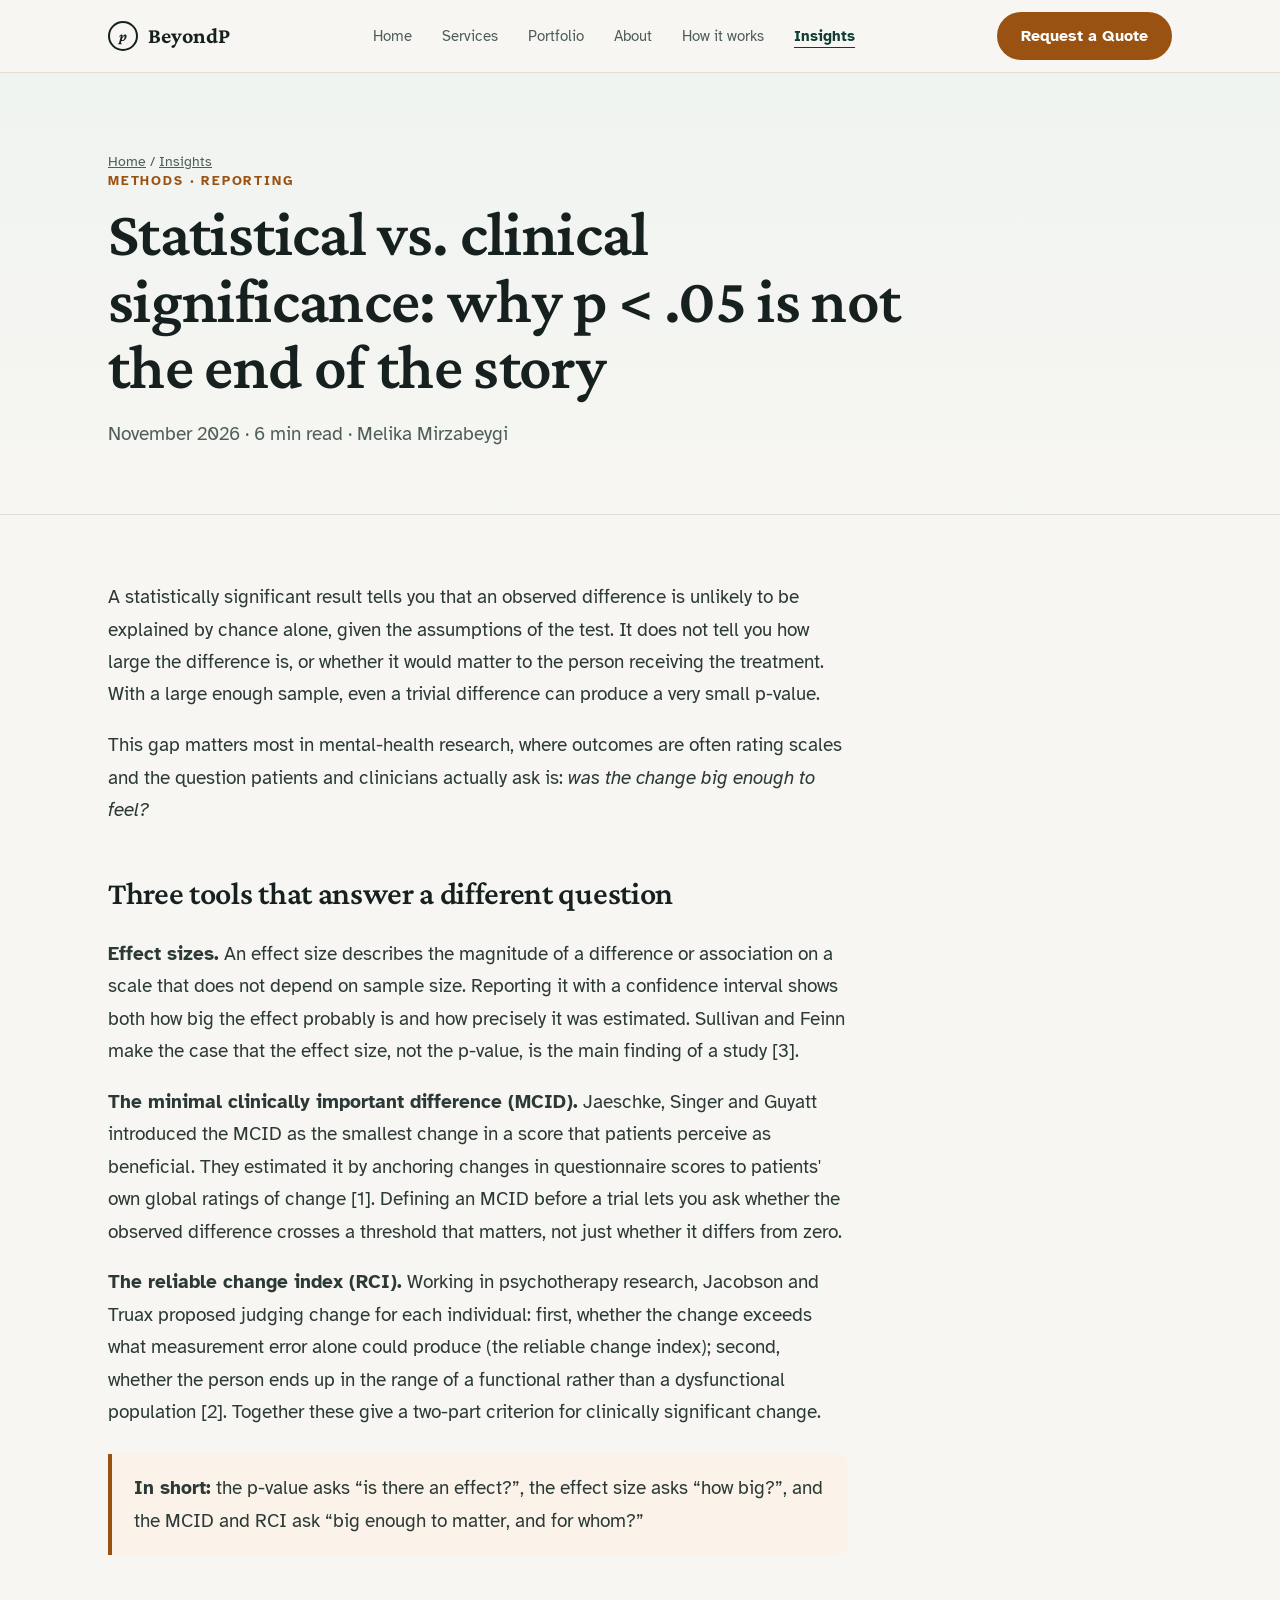
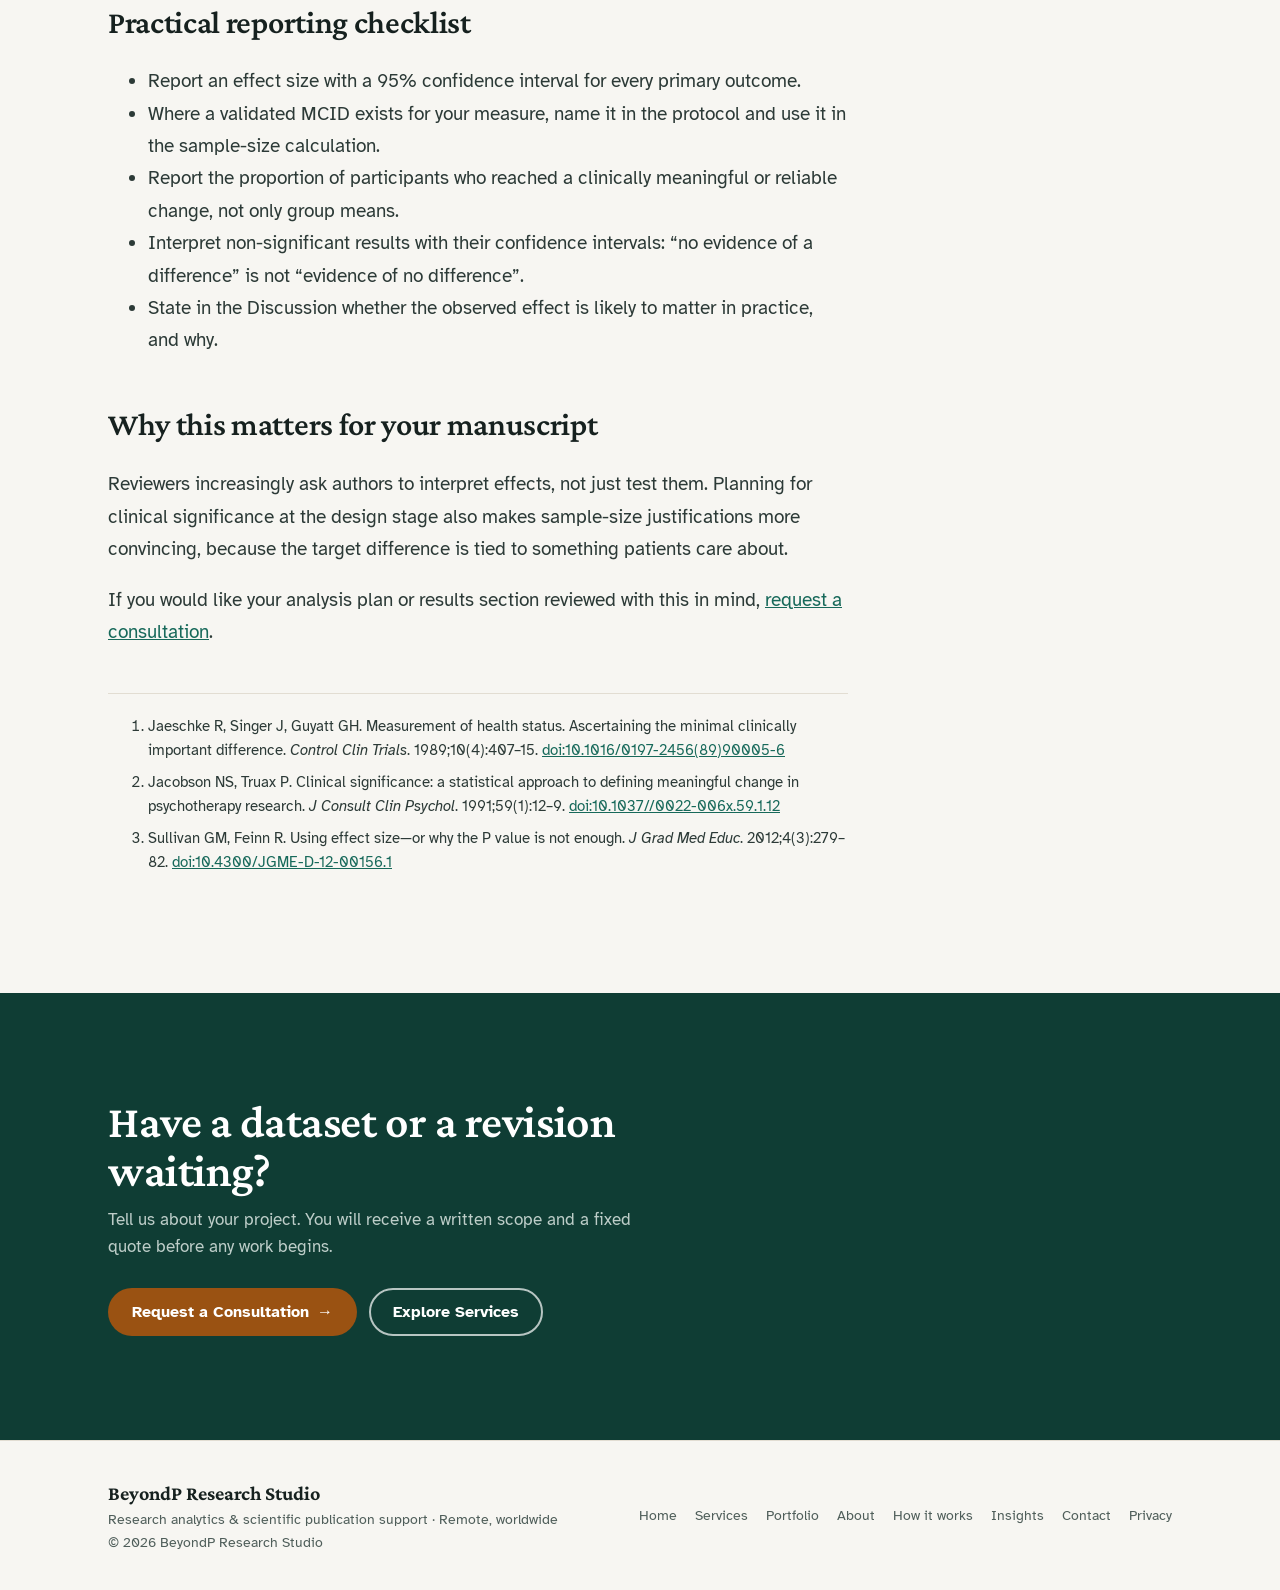
<file: statistical-vs-clinical-significance.html>
<!DOCTYPE html>
<html lang="en">
<head>
<meta charset="utf-8">
<meta name="viewport" content="width=device-width, initial-scale=1">
<title>Statistical vs. clinical significance: why p < .05 is not the end of the story | BeyondP Insights</title>
<meta name="description" content="What the minimal clinically important difference, effect sizes and the reliable change index add to a p-value, with practical reporting advice.">
<link rel="canonical" href="https://melikamirzabeygi.github.io/beyondp/statistical-vs-clinical-significance.html">
<meta name="theme-color" content="#0f3d34">
<meta property="og:type" content="website">
<meta property="og:site_name" content="BeyondP Research Studio">
<meta property="og:title" content="Statistical vs. clinical significance: why p < .05 is not the end of the story | BeyondP Insights">
<meta property="og:description" content="What the minimal clinically important difference, effect sizes and the reliable change index add to a p-value, with practical reporting advice.">
<meta property="og:url" content="https://melikamirzabeygi.github.io/beyondp/statistical-vs-clinical-significance.html">
<meta property="og:image" content="https://melikamirzabeygi.github.io/beyondp/assets/og.png">
<meta name="twitter:card" content="summary_large_image">
<link rel="icon" href="assets/favicon.svg" type="image/svg+xml">
<link rel="preconnect" href="https://fonts.googleapis.com">
<link rel="preconnect" href="https://fonts.gstatic.com" crossorigin>
<link href="https://fonts.googleapis.com/css2?family=Crimson+Pro:ital,wght@0,500;0,600;0,700;1,500&family=Atkinson+Hyperlegible:wght@400;700&display=swap" rel="stylesheet">
<link rel="stylesheet" href="assets/style.css">
<script type="application/ld+json">{"@context": "https://schema.org", "@type": "Article", "headline": "Statistical vs. clinical significance: why p < .05 is not the end of the story", "author": {"@type": "Person", "name": "Melika Mirzabeygi"}, "publisher": {"@type": "Organization", "name": "BeyondP Research Studio"}, "datePublished": "2026-11-13", "mainEntityOfPage": "https://melikamirzabeygi.github.io/beyondp/statistical-vs-clinical-significance.html"}</script>
</head>
<body class="inner">
<a class="skip" href="#main">Skip to content</a>
<header class="nav" id="nav"><div class="wrap">
<a href="index.html" class="logo"><span class="mark" aria-hidden="true">p</span>BeyondP</a>
<nav aria-label="Main"><ul id="menu"><li><a href="index.html">Home</a></li><li><a href="services.html">Services</a></li><li><a href="portfolio.html">Portfolio</a></li><li><a href="about.html">About</a></li><li><a href="process.html">How it works</a></li><li><a href="insights.html" aria-current="page">Insights</a></li></ul></nav>
<div class="navr"><a class="btn btn-primary" href="contact.html">Request a Quote</a><button class="menubtn" id="menubtn" type="button" aria-expanded="false" aria-controls="menu">Menu</button></div>
</div></header>

<main id="main">
<section class="phero"><div class="wrap">
<div class="crumbs"><a href="index.html">Home</a> / <a href="insights.html">Insights</a></div>
<span class="kicker">Methods · Reporting</span><h1>Statistical vs. clinical significance: why p < .05 is not the end of the story</h1><p class="lede">November 2026 · 6 min read · Melika Mirzabeygi</p>
</div></section>
<section style="border-top:0;padding-top:48px"><div class="wrap">
<article class="article">
<p>A statistically significant result tells you that an observed difference is unlikely to be explained by chance alone, given the assumptions of the test. It does not tell you how large the difference is, or whether it would matter to the person receiving the treatment. With a large enough sample, even a trivial difference can produce a very small p-value.</p>
<p>This gap matters most in mental-health research, where outcomes are often rating scales and the question patients and clinicians actually ask is: <i>was the change big enough to feel?</i></p>

<h2>Three tools that answer a different question</h2>
<p><b>Effect sizes.</b> An effect size describes the magnitude of a difference or association on a scale that does not depend on sample size. Reporting it with a confidence interval shows both how big the effect probably is and how precisely it was estimated. Sullivan and Feinn make the case that the effect size, not the p-value, is the main finding of a study [3].</p>
<p><b>The minimal clinically important difference (MCID).</b> Jaeschke, Singer and Guyatt introduced the MCID as the smallest change in a score that patients perceive as beneficial. They estimated it by anchoring changes in questionnaire scores to patients' own global ratings of change [1]. Defining an MCID before a trial lets you ask whether the observed difference crosses a threshold that matters, not just whether it differs from zero.</p>
<p><b>The reliable change index (RCI).</b> Working in psychotherapy research, Jacobson and Truax proposed judging change for each individual: first, whether the change exceeds what measurement error alone could produce (the reliable change index); second, whether the person ends up in the range of a functional rather than a dysfunctional population [2]. Together these give a two-part criterion for clinically significant change.</p>

<div class="callout"><p><b>In short:</b> the p-value asks “is there an effect?”, the effect size asks “how big?”, and the MCID and RCI ask “big enough to matter, and for whom?”</p></div>

<h2>Practical reporting checklist</h2>
<ul>
<li>Report an effect size with a 95% confidence interval for every primary outcome.</li>
<li>Where a validated MCID exists for your measure, name it in the protocol and use it in the sample-size calculation.</li>
<li>Report the proportion of participants who reached a clinically meaningful or reliable change, not only group means.</li>
<li>Interpret non-significant results with their confidence intervals: “no evidence of a difference” is not “evidence of no difference”.</li>
<li>State in the Discussion whether the observed effect is likely to matter in practice, and why.</li>
</ul>

<h2>Why this matters for your manuscript</h2>
<p>Reviewers increasingly ask authors to interpret effects, not just test them. Planning for clinical significance at the design stage also makes sample-size justifications more convincing, because the target difference is tied to something patients care about.</p>
<p>If you would like your analysis plan or results section reviewed with this in mind, <a href="contact.html?service=study-design">request a consultation</a>.</p>

<ol class="refs">
<li>Jaeschke R, Singer J, Guyatt GH. Measurement of health status. Ascertaining the minimal clinically important difference. <i>Control Clin Trials</i>. 1989;10(4):407–15. <a href="https://doi.org/10.1016/0197-2456(89)90005-6" target="_blank" rel="noopener">doi:10.1016/0197-2456(89)90005-6</a></li>
<li>Jacobson NS, Truax P. Clinical significance: a statistical approach to defining meaningful change in psychotherapy research. <i>J Consult Clin Psychol</i>. 1991;59(1):12–9. <a href="https://doi.org/10.1037//0022-006x.59.1.12" target="_blank" rel="noopener">doi:10.1037//0022-006x.59.1.12</a></li>
<li>Sullivan GM, Feinn R. Using effect size—or why the P value is not enough. <i>J Grad Med Educ</i>. 2012;4(3):279–82. <a href="https://doi.org/10.4300/JGME-D-12-00156.1" target="_blank" rel="noopener">doi:10.4300/JGME-D-12-00156.1</a></li>
</ol>
</article>
</div></section>
<section class="ctaband" aria-label="Request a consultation"><div class="wrap">
<div><h2>Have a dataset or a revision waiting?</h2><p>Tell us about your project. You will receive a written scope and a fixed quote before any work begins.</p></div>
<div class="cta"><a class="btn btn-primary" href="contact.html">Request a Consultation <span class="arr">→</span></a><a class="btn btn-ghost" href="services.html">Explore Services</a></div>
</div></section>
</main>
<footer><div class="wrap">
<div><b style="font-family:'Crimson Pro',serif;font-size:20px;color:var(--ink)">BeyondP Research Studio</b><br>Research analytics &amp; scientific publication support · Remote, worldwide<br>© 2026 BeyondP Research Studio</div>
<nav class="fnav" aria-label="Footer"><a href="index.html">Home</a><a href="services.html">Services</a><a href="portfolio.html">Portfolio</a><a href="about.html">About</a><a href="process.html">How it works</a><a href="insights.html">Insights</a><a href="contact.html">Contact</a><a href="privacy.html">Privacy</a></nav>
</div></footer>
<script src="assets/main.js"></script>
</body>
</html>
</file>
<file: assets/style.css>
:root{
  --bg:#f7f6f2;--surface:#ffffff;--ink:#16211f;--muted:#4f5e5a;--line:#e2ddd2;
  --accent:#17695a;--accent-ink:#0f3d34;--accent-soft:#e6f0ec;--warm:#9a5212;
  --r:12px;--wrap:1120px;--ease:cubic-bezier(.2,.7,.2,1)
}
*{box-sizing:border-box}
html{scroll-behavior:smooth}
body{margin:0;font-family:"Atkinson Hyperlegible",system-ui,sans-serif;color:var(--ink);background:var(--bg);line-height:1.6;font-size:17px;-webkit-font-smoothing:antialiased}
h1,h2,h3{font-family:"Crimson Pro",Georgia,serif;font-weight:600;letter-spacing:-.01em;margin:0}
a{color:var(--accent)}
.wrap{max-width:var(--wrap);margin:0 auto;padding:0 28px}
.skip{position:absolute;left:12px;top:-60px;background:var(--ink);color:#fff;padding:10px 14px;border-radius:8px;z-index:100}
.skip:focus{top:12px}
:focus-visible{outline:3px solid var(--warm);outline-offset:3px;border-radius:4px}

/* nav */
.nav{position:fixed;inset:0 0 auto 0;z-index:50;transition:background .3s var(--ease),border-color .3s}
.nav .wrap{display:flex;align-items:center;justify-content:space-between;height:72px}
.nav.solid{background:rgba(247,246,242,.94);backdrop-filter:blur(10px);border-bottom:1px solid var(--line)}
.logo{display:flex;align-items:center;gap:10px;font-family:"Crimson Pro",serif;font-weight:700;font-size:22px;color:#fff;text-decoration:none;min-height:44px}
.logo .mark{width:30px;height:30px;border-radius:50%;border:2px solid currentColor;display:grid;place-items:center;font-size:15px;font-style:italic}
.nav.solid .logo{color:var(--ink)}
.nav ul{list-style:none;display:flex;gap:6px;margin:0;padding:0}
.nav ul a{display:inline-flex;align-items:center;min-height:44px;padding:0 12px;color:rgba(255,255,255,.88);text-decoration:none;font-size:15px;position:relative}
.nav.solid ul a{color:var(--muted)}
.nav ul a:after{content:"";position:absolute;left:12px;right:12px;bottom:10px;height:1.5px;background:currentColor;transform:scaleX(0);transform-origin:left;transition:transform .25s var(--ease)}
.nav ul a:hover:after{transform:scaleX(1)}

/* buttons */
.btn{display:inline-flex;align-items:center;justify-content:center;gap:8px;min-height:48px;padding:0 22px;border-radius:999px;font:700 16px "Atkinson Hyperlegible",sans-serif;text-decoration:none;cursor:pointer;border:2px solid transparent;transition:transform .2s var(--ease),background .2s,box-shadow .2s}
.btn:hover{transform:translateY(-2px)}
.btn:active{transform:translateY(0) scale(.98)}
.btn-primary{background:var(--warm);color:#fff}
.btn-primary:hover{box-shadow:0 8px 20px rgba(154,82,18,.3)}
.btn-ghost{border-color:rgba(255,255,255,.75);color:#fff;background:transparent}
.btn-ghost:hover{background:rgba(255,255,255,.12)}
.btn-dark{background:var(--accent);color:#fff}
.btn .arr{transition:transform .2s var(--ease)}
.btn:hover .arr{transform:translateX(3px)}

/* hero with video */
.hero{position:relative;min-height:100svh;display:flex;align-items:flex-end;color:#fff;overflow:hidden;background:radial-gradient(120% 90% at 80% 10%,#1f7a68 0%,#0f3d34 55%,#0a2a24 100%)}
.hero video{position:absolute;inset:0;width:100%;height:100%;object-fit:cover}
.hero .scrim{position:absolute;inset:0;background:linear-gradient(180deg,rgba(8,30,26,.35) 0%,rgba(8,30,26,.55) 45%,rgba(8,30,26,.88) 100%)}
.hero .wrap{position:relative;width:100%;padding-bottom:9vh;padding-top:120px}
.eyebrow{font-size:13px;letter-spacing:.14em;text-transform:uppercase;font-weight:700;color:#f3c48f}
.hero h1{font-size:clamp(40px,6.2vw,80px);line-height:1.02;margin:16px 0 22px;max-width:900px}
.hero h1 em{font-style:italic;color:#f3c48f}
.hero .lede{font-size:clamp(17px,1.6vw,20px);color:rgba(255,255,255,.9);max-width:620px;margin:0 0 30px}
.cta{display:flex;gap:12px;flex-wrap:wrap}
.facts{display:grid;grid-template-columns:repeat(4,1fr);gap:0;margin-top:56px;border-top:1px solid rgba(255,255,255,.25)}
.facts div{padding:18px 18px 0 0;font-size:14px;color:rgba(255,255,255,.8)}
.facts b{display:block;font-family:"Crimson Pro",serif;font-size:28px;color:#fff;font-weight:600;line-height:1.2}
.vidctl{position:absolute;right:28px;bottom:24px;z-index:2;min-width:44px;min-height:44px;border-radius:50%;border:1.5px solid rgba(255,255,255,.6);background:rgba(0,0,0,.25);color:#fff;cursor:pointer;font-size:14px}
[data-enter]>*{opacity:0;transform:translateY(18px);animation:enter .9s var(--ease) forwards}
[data-enter]>*:nth-child(2){animation-delay:.08s}[data-enter]>*:nth-child(3){animation-delay:.16s}[data-enter]>*:nth-child(4){animation-delay:.24s}[data-enter]>*:nth-child(5){animation-delay:.32s}
@keyframes enter{to{opacity:1;transform:none}}

/* sections */
main section{padding:104px 0;border-top:1px solid var(--line);scroll-margin-top:72px}
.head{display:grid;grid-template-columns:1fr 1fr;gap:40px;align-items:end;margin-bottom:44px}
.head h2{font-size:clamp(34px,4vw,52px);line-height:1.05}
.head p{color:var(--muted);margin:0}
.kicker{display:block;font:700 13px "Atkinson Hyperlegible",sans-serif;letter-spacing:.14em;text-transform:uppercase;color:var(--warm);margin-bottom:12px}

/* services */
.services{display:grid;grid-template-columns:repeat(3,1fr);gap:18px}
.svc{background:var(--surface);border:1px solid var(--line);border-radius:var(--r);padding:28px;display:flex;flex-direction:column;transition:transform .25s var(--ease),box-shadow .25s,border-color .25s}
.svc:hover{transform:translateY(-2px);box-shadow:0 14px 34px rgba(22,33,31,.08);border-color:#cfd9d4}
.svc .ico{width:44px;height:44px;border-radius:10px;background:var(--accent-soft);color:var(--accent);display:grid;place-items:center;margin-bottom:18px}
.svc h3{font-size:24px;margin-bottom:4px}
.price{font-family:"Crimson Pro",serif;font-size:30px;color:var(--accent-ink);font-weight:700;margin:6px 0 14px}
.price small{font:400 14px "Atkinson Hyperlegible",sans-serif;color:var(--muted)}
.svc ul{margin:0;padding-left:18px;color:var(--muted);font-size:15.5px}
.svc li{margin:5px 0}
.note{font-size:15px;color:var(--muted);margin-top:22px}

/* type moment */
.moment{background:var(--accent-ink);color:#e9f1ee;border-top:0}
.moment .big{font-family:"Crimson Pro",serif;font-size:clamp(34px,5vw,68px);line-height:1.12;max-width:980px;margin:0}
.moment .big span{color:rgba(233,241,238,.28);transition:color .6s var(--ease)}
.moment .big span.on{color:#fff}
.moment .big span.hl.on{color:#f3c48f}
.moment p{margin:28px 0 0;color:rgba(233,241,238,.75);max-width:560px}

/* work */
.cases{display:grid;grid-template-columns:repeat(2,1fr);gap:18px}
.case{background:var(--surface);border:1px solid var(--line);border-radius:var(--r);padding:28px;transition:transform .25s var(--ease),box-shadow .25s}
.case:hover{transform:translateY(-2px);box-shadow:0 14px 34px rgba(22,33,31,.07)}
.case.wide{grid-column:span 2;display:grid;grid-template-columns:1.1fr 1fr;gap:32px;align-items:center}
.tag{display:inline-block;font-size:12px;font-weight:700;letter-spacing:.1em;text-transform:uppercase;color:var(--warm);margin-bottom:10px}
.case h3{font-size:25px;line-height:1.15;margin-bottom:10px}
.case p{margin:0;color:var(--muted)}
.methods{display:flex;flex-wrap:wrap;gap:6px;margin-top:16px}
.methods span{font-size:13px;background:var(--accent-soft);color:var(--accent-ink);padding:5px 10px;border-radius:999px}
.diagram{background:var(--bg);border:1px solid var(--line);border-radius:10px;padding:18px}
.diagram svg{width:100%;height:auto;display:block}

/* process */
.steps{display:grid;grid-template-columns:repeat(4,1fr);gap:0;counter-reset:s;border-top:2px solid var(--ink)}
.step{padding:24px 22px 0 0}
.step:before{counter-increment:s;content:"0" counter(s);font-family:"Crimson Pro",serif;font-size:44px;color:var(--accent);font-weight:600;display:block;line-height:1;margin-bottom:12px}
.step h3{font-size:22px;margin-bottom:6px}
.step p{margin:0;color:var(--muted);font-size:15.5px}

/* about */
.about{display:grid;grid-template-columns:1.2fr 1fr;gap:56px}
.about p{color:var(--muted)}
.chips{display:flex;flex-wrap:wrap;gap:8px;margin-top:12px}
.chip{background:var(--surface);border:1px solid var(--line);border-radius:999px;padding:7px 13px;font-size:14px}
.about h3{font-size:22px;margin:0 0 4px}
.about .block+.block{margin-top:28px}

/* faq */
.faq{max-width:820px}
details{border-bottom:1px solid var(--line)}
summary{list-style:none;cursor:pointer;display:flex;justify-content:space-between;align-items:center;min-height:64px;font-weight:700;font-size:18px}
summary::-webkit-details-marker{display:none}
summary:after{content:"+";font-size:26px;color:var(--accent);transition:transform .25s var(--ease)}
details[open] summary:after{transform:rotate(45deg)}
details p{color:var(--muted);margin:0 0 20px}

/* contact */
.contact{display:grid;grid-template-columns:1.3fr 1fr;gap:28px}
form{background:var(--surface);border:1px solid var(--line);border-radius:var(--r);padding:28px;display:grid;gap:16px}
label{font-size:15px;font-weight:700;display:block;margin-bottom:6px}
input,select,textarea{width:100%;min-height:48px;padding:12px 14px;border:1px solid #cfc8bb;border-radius:8px;font:inherit;background:#fff;color:var(--ink)}
textarea{min-height:130px;resize:vertical}
.out{display:none;background:var(--accent-soft);border-radius:10px;padding:18px;font-size:15px;white-space:pre-wrap}
.side{background:var(--accent-ink);color:#e9f1ee;border-radius:var(--r);padding:30px}
.side h3{font-size:26px;color:#fff;margin-bottom:14px}
.side p{margin:0 0 18px;color:rgba(233,241,238,.8)}
.side b{display:block;color:#fff;font-size:17px;word-break:break-all}
.clink{color:#f3c48f;text-decoration:underline;text-underline-offset:3px;display:inline-block;min-height:44px;line-height:44px}
.clink:hover{color:#fff}
.err{color:#a3341f;font-size:15px}
footer{padding:36px 0;color:var(--muted);font-size:14px;border-top:1px solid var(--line)}
footer .wrap{display:flex;justify-content:space-between;gap:16px;flex-wrap:wrap}

@media (max-width:960px){
  .services{grid-template-columns:repeat(2,1fr)}
  .head,.about,.contact{grid-template-columns:1fr}
  .steps{grid-template-columns:repeat(2,1fr);row-gap:28px}
  .case.wide{grid-template-columns:1fr}
}
@media (max-width:640px){
  .nav ul{display:none}
  .wrap{padding:0 20px}
  .services,.cases{grid-template-columns:1fr}
  .case.wide{grid-column:auto}
  .steps{grid-template-columns:1fr}
  .facts{grid-template-columns:repeat(2,1fr)}
  .facts b{font-size:23px}
  .cta .btn{width:100%}
  main section{padding:72px 0}
  .vidctl{right:20px}
}
@media (prefers-reduced-motion:reduce){
  *,*:before,*:after{animation:none!important;transition:none!important;scroll-behavior:auto!important}
  [data-enter]>*{opacity:1;transform:none}
  .moment .big span{color:#fff}
}

/* ---------- multi-page additions ---------- */
body.inner .nav{background:rgba(247,246,242,.96);backdrop-filter:blur(10px);border-bottom:1px solid var(--line)}
body.inner .nav .logo{color:var(--ink)}
body.inner .nav ul a{color:var(--muted)}
.nav ul a[aria-current="page"]{color:var(--accent-ink)!important;font-weight:700}
.nav ul a[aria-current="page"]:after{transform:scaleX(1)}
.navr{display:flex;align-items:center;gap:10px}
.menubtn{display:none;min-width:44px;min-height:44px;border-radius:10px;border:1.5px solid currentColor;background:transparent;color:#fff;cursor:pointer;font:700 15px "Atkinson Hyperlegible",sans-serif}
body.inner .menubtn,.nav.solid .menubtn{color:var(--ink)}

/* page hero for inner pages */
.phero{padding:150px 0 64px;background:linear-gradient(180deg,#eef3f0 0%,var(--bg) 100%);border-bottom:1px solid var(--line)}
.phero h1{font-size:clamp(38px,5vw,64px);line-height:1.04;max-width:860px;margin:10px 0 18px}
.phero p.lede{font-size:clamp(17px,1.5vw,20px);color:var(--muted);max-width:700px;margin:0}
.crumbs{font-size:14px;color:var(--muted)}
.crumbs a{color:var(--muted)}

/* service detail blocks */
.sdetail{display:grid;grid-template-columns:280px 1fr;gap:40px;padding:56px 0;border-top:1px solid var(--line)}
.sdetail:first-of-type{border-top:0;padding-top:0}
.sdetail aside .price{margin-top:4px}
.sdetail aside h2{font-size:34px;line-height:1.08;margin:0 0 6px}
.sdetail aside .btn{margin-top:14px}
.sgrid{display:grid;grid-template-columns:repeat(2,1fr);gap:22px 34px}
.sgrid h3{font:700 15px "Atkinson Hyperlegible",sans-serif;letter-spacing:.06em;text-transform:uppercase;color:var(--warm);margin:0 0 8px}
.sgrid ul{margin:0;padding-left:18px;color:var(--muted)}
.sgrid li{margin:4px 0}
.sgrid p{margin:0;color:var(--muted)}

/* case study */
.cs{background:var(--surface);border:1px solid var(--line);border-radius:var(--r);padding:34px;margin-bottom:22px}
.cs header{display:flex;flex-wrap:wrap;justify-content:space-between;gap:12px;align-items:flex-start;margin-bottom:18px}
.cs h2{font-size:30px;line-height:1.12;margin:6px 0 0;max-width:720px}
.status{display:inline-block;font:700 12px "Atkinson Hyperlegible",sans-serif;letter-spacing:.08em;text-transform:uppercase;padding:7px 12px;border-radius:999px;background:var(--accent-soft);color:var(--accent-ink);white-space:nowrap}
.status.rev{background:#fbefe1;color:#7a420f}
.cs dl{display:grid;grid-template-columns:200px 1fr;gap:12px 24px;margin:0}
.cs dt{font-weight:700;font-size:15px}
.cs dd{margin:0;color:var(--muted)}
.note-box{background:var(--accent-soft);border-radius:var(--r);padding:20px 24px;color:var(--accent-ink);margin-bottom:28px}

/* process timeline */
.tl{list-style:none;margin:0;padding:0;counter-reset:t;max-width:860px}
.tl li{position:relative;padding:0 0 34px 76px;border-left:2px solid var(--line);margin-left:22px}
.tl li:last-child{border-left-color:transparent}
.tl li:before{counter-increment:t;content:counter(t);position:absolute;left:-23px;top:-4px;width:44px;height:44px;border-radius:50%;background:var(--accent);color:#fff;display:grid;place-items:center;font:600 20px "Crimson Pro",serif}
.tl h3{font-size:24px;margin:0 0 6px}
.tl p{margin:0;color:var(--muted)}
.policy{display:grid;grid-template-columns:repeat(2,1fr);gap:18px;margin-top:20px}
.policy .card{background:var(--surface);border:1px solid var(--line);border-radius:var(--r);padding:24px}
.policy h3{font-size:22px;margin:0 0 8px}
.policy p,.policy ul{margin:0;color:var(--muted)}
.policy ul{padding-left:18px}

/* about */
.prose{max-width:760px}
.prose p,.prose li{color:var(--muted);font-size:18px}
.prose h2{font-size:34px;margin:44px 0 12px}
.prose h2:first-child{margin-top:0}
.prose h3{font-size:24px;margin:28px 0 8px}
.twocol{display:grid;grid-template-columns:1fr 320px;gap:56px;align-items:start}
.factcard{background:var(--accent-ink);color:#e9f1ee;border-radius:var(--r);padding:28px;position:sticky;top:96px}
.factcard h3{color:#fff;font-size:22px;margin:0 0 12px}
.factcard p{margin:0 0 14px;color:rgba(233,241,238,.82);font-size:15.5px}
.factcard a{color:#f3c48f}

/* insights */
.posts{display:grid;grid-template-columns:repeat(2,1fr);gap:18px}
.post{background:var(--surface);border:1px solid var(--line);border-radius:var(--r);padding:28px;text-decoration:none;color:inherit;display:block;transition:transform .25s var(--ease),box-shadow .25s}
.post:hover{transform:translateY(-2px);box-shadow:0 14px 34px rgba(22,33,31,.08)}
.post h2{font-size:28px;line-height:1.12;margin:8px 0 10px;color:var(--ink)}
.post p{margin:0;color:var(--muted)}
.post .more{display:inline-block;margin-top:14px;color:var(--accent);font-weight:700}
.article{max-width:740px}
.article p,.article li{font-size:18.5px;line-height:1.75;color:#2c3a37}
.article h2{font-size:32px;margin:42px 0 12px}
.article .refs{font-size:15px;color:var(--muted);border-top:1px solid var(--line);padding-top:20px;margin-top:44px}
.article .refs li{font-size:15px;line-height:1.6;margin-bottom:8px}
.callout{border-left:4px solid var(--warm);background:#fbf3ea;padding:18px 22px;border-radius:0 10px 10px 0;margin:26px 0}
.callout p{margin:0}

/* contact extras */
.grid2{display:grid;grid-template-columns:1fr 1fr;gap:16px}
.hint{font-size:13.5px;color:var(--muted);margin-top:6px}
.privacy-note{font-size:14px;color:var(--muted);margin:0}
.req{color:var(--warm)}

/* CTA band */
.ctaband{background:var(--accent-ink);color:#fff;border-top:0}
.ctaband .wrap{display:flex;justify-content:space-between;align-items:center;gap:28px;flex-wrap:wrap}
.ctaband h2{font-size:clamp(30px,3.6vw,46px);line-height:1.08;max-width:640px}
.ctaband p{color:rgba(233,241,238,.8);margin:10px 0 0;max-width:560px}
.ctaband .cta{flex-shrink:0}
.ctaband .btn-ghost{border-color:rgba(255,255,255,.7)}

footer .fnav{display:flex;gap:18px;flex-wrap:wrap}
footer .fnav a{color:var(--muted);text-decoration:none;min-height:44px;display:inline-flex;align-items:center}
footer .fnav a:hover{color:var(--ink)}

@media (max-width:960px){
  .sdetail,.twocol{grid-template-columns:1fr;gap:20px}
  .factcard{position:static}
  .posts,.policy{grid-template-columns:1fr}
}
@media (max-width:860px){
  .menubtn{display:inline-flex;align-items:center;justify-content:center;padding:0 12px}
  .nav ul{display:none;position:absolute;top:72px;left:0;right:0;flex-direction:column;background:var(--bg);border-bottom:1px solid var(--line);padding:8px 20px 16px}
  .nav ul.open{display:flex}
  .nav ul a{color:var(--ink)!important;font-size:17px}
  .nav .navr .btn{display:none}
}
@media (max-width:640px){
  .nav ul{display:none}
  .nav ul.open{display:flex}
  .sgrid,.grid2{grid-template-columns:1fr}
  .cs{padding:24px}
  .cs dl{grid-template-columns:1fr;gap:4px}
  .cs dd{margin-bottom:10px}
  .phero{padding:120px 0 44px}
  .tl li{padding-left:56px}
}
.services.four{grid-template-columns:repeat(4,1fr)}
.services.four .svc h3{font-size:22px}
.steps.five{grid-template-columns:repeat(5,1fr)}
@media (max-width:1100px){.services.four{grid-template-columns:repeat(2,1fr)}.steps.five{grid-template-columns:repeat(3,1fr);row-gap:28px}}
@media (max-width:640px){.services.four,.steps.five{grid-template-columns:1fr}}
@media (max-width:640px){.ctaband .cta{flex-shrink:1;width:100%}.ctaband .cta .btn{width:100%}}
</file>
